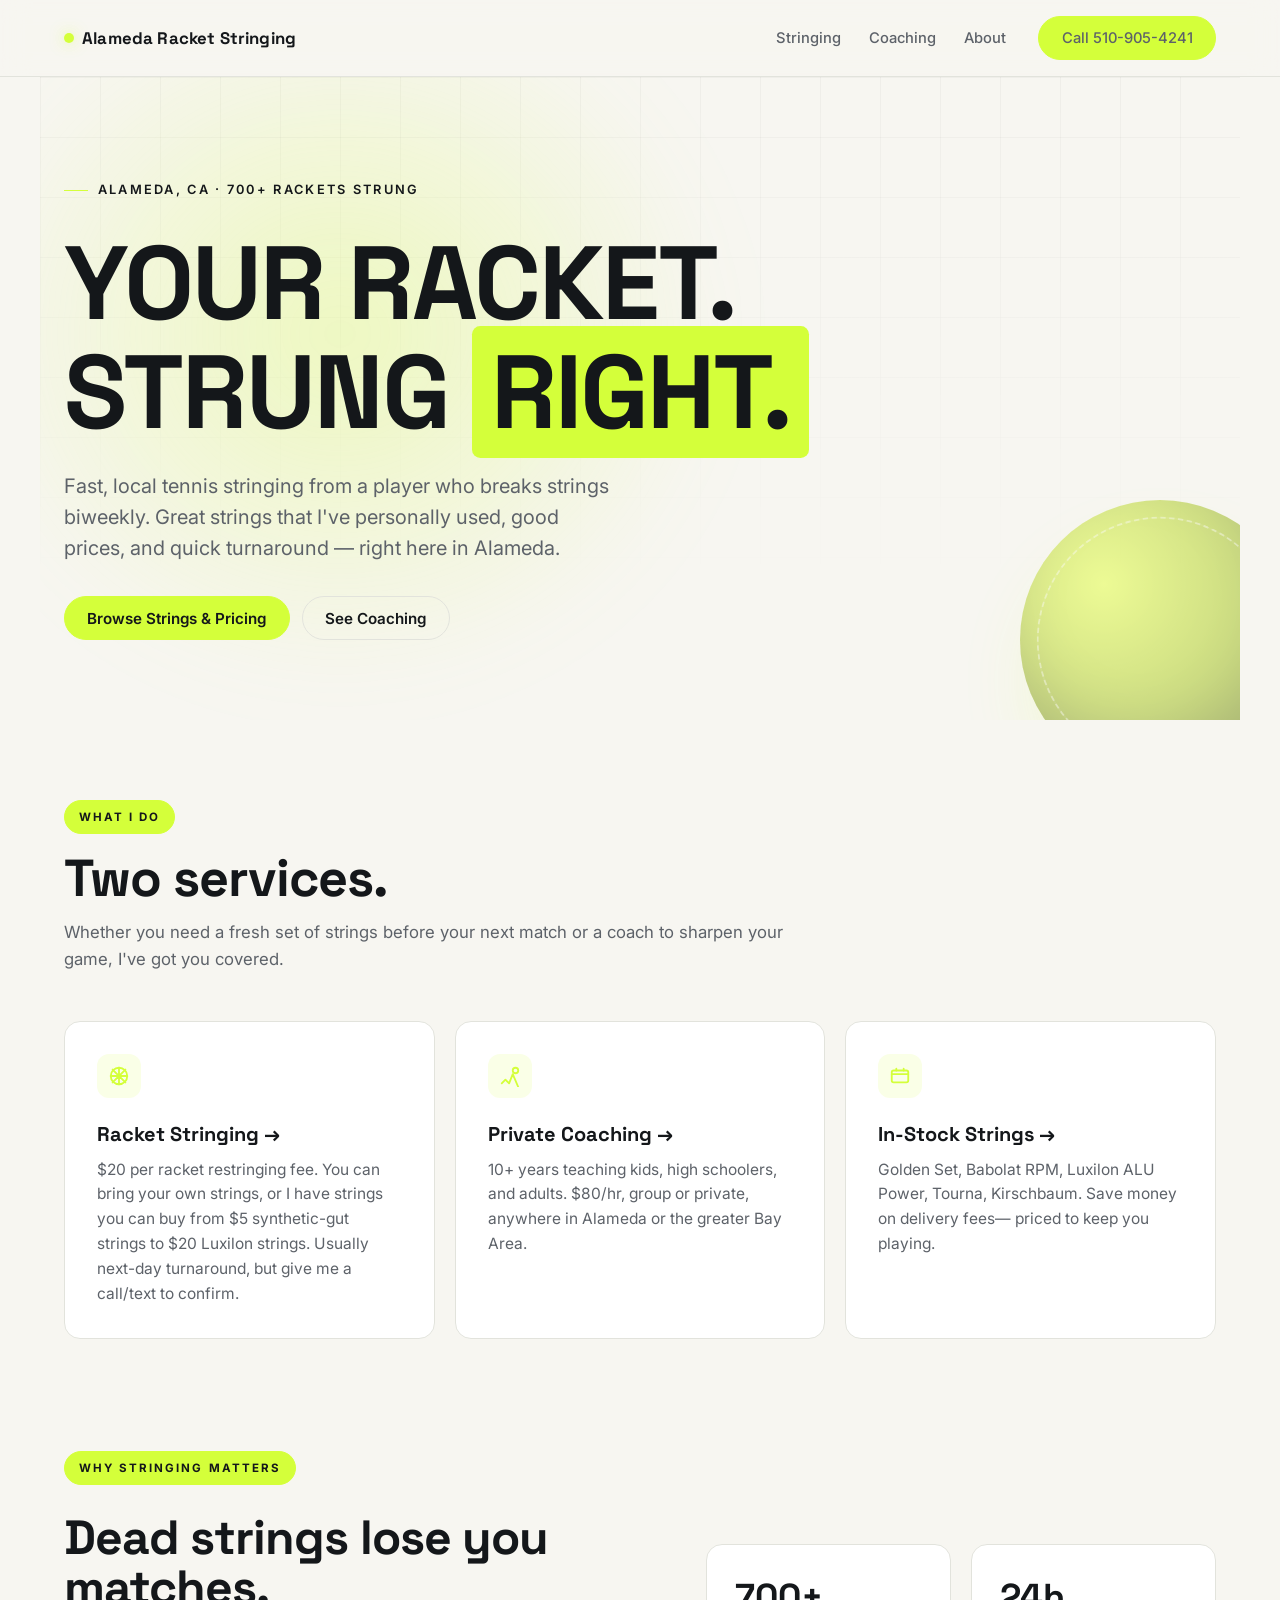
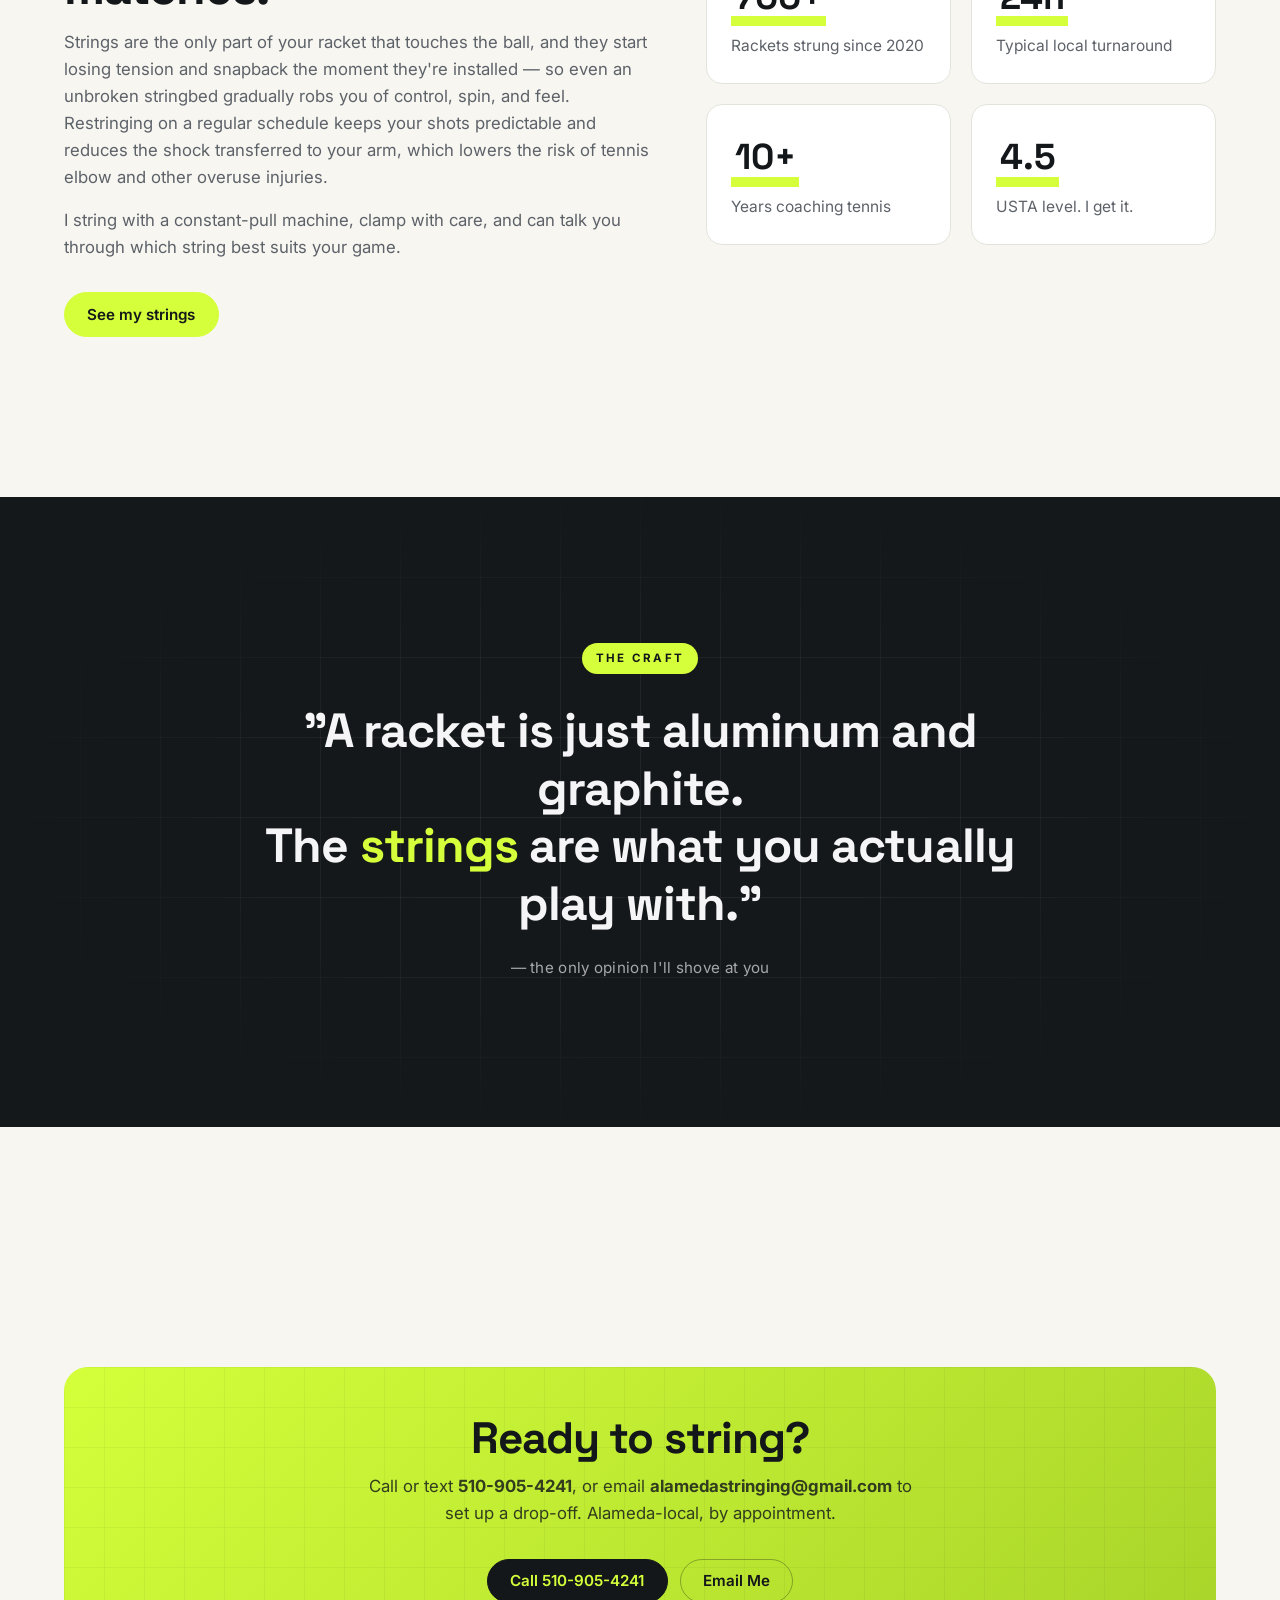
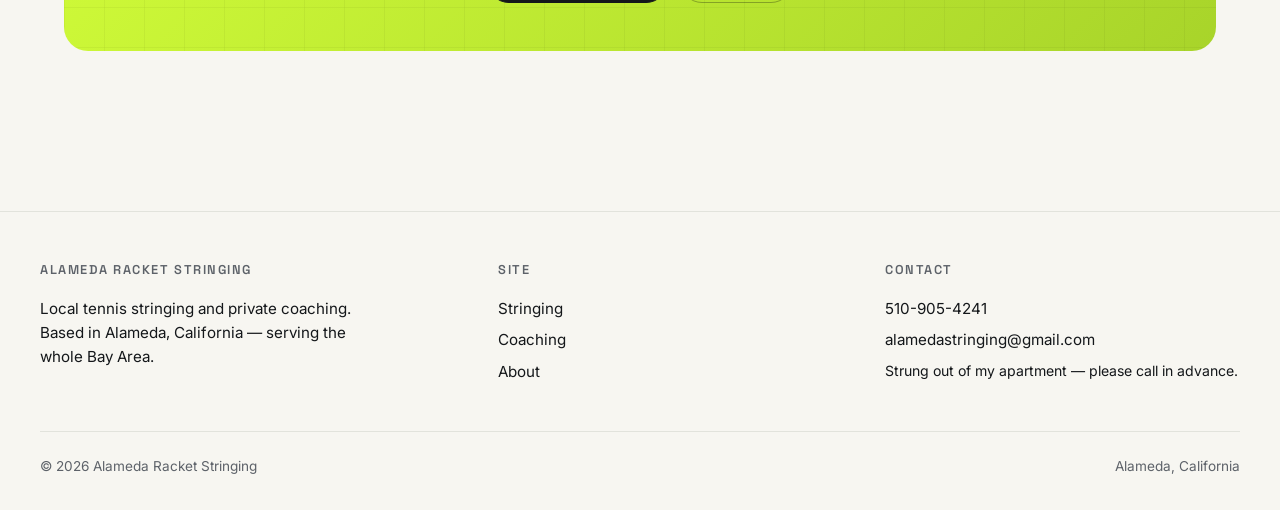
<file: index.html>
<!doctype html>
<html lang="en">
<head>
  <meta charset="utf-8">
  <meta name="viewport" content="width=device-width,initial-scale=1">
  <title>Alameda Racket Stringing — Expert Tennis Stringing & Coaching in Alameda, CA</title>
  <meta name="description" content="Local tennis stringing and private coaching in Alameda, CA. 700+ rackets strung. Fast turnaround, honest prices, premium strings — from Luxilon ALU Power to Kirschbaum syn gut.">
  <meta property="og:title" content="Alameda Racket Stringing">
  <meta property="og:description" content="Expert tennis stringing and coaching in Alameda, CA.">
  <meta property="og:type" content="website">
  <link rel="preconnect" href="https://fonts.googleapis.com">
  <link rel="preconnect" href="https://fonts.gstatic.com" crossorigin>
  <link href="https://fonts.googleapis.com/css2?family=Inter:wght@400;500;600;700&family=Space+Grotesk:wght@500;600;700&display=swap" rel="stylesheet">
  <link rel="stylesheet" href="css/style.css">
</head>
<body>

  <!-- ======================== NAV ======================== -->
  <nav class="site-nav">
    <div class="nav-inner">
      <a href="index.html" class="logo"><span class="mark"></span>Alameda Racket Stringing</a>
      <ul class="nav-links">
        <li><a href="stringing.html">Stringing</a></li>
        <li><a href="coaching.html">Coaching</a></li>
        <li><a href="about.html">About</a></li>
        <li class="nav-cta"><a href="tel:+15109054241" class="btn btn-primary">Call 510-905-4241</a></li>
      </ul>
    </div>
  </nav>

  <!-- ======================== HERO ======================== -->
  <header class="hero">
    <div class="hero-bg">
      <div class="hero-grid"></div>
      <div class="hero-glow"></div>
    </div>
    <div class="hero-illus" aria-hidden="true"></div>

    <p class="kicker">Alameda, CA · 700+ rackets strung</p>
    <h1 class="display">Your racket.<br>Strung <span class="accent">right.</span></h1>
    <p class="lede">Fast, local tennis stringing from a player who breaks strings biweekly. Great strings that I've personally used, good prices, and quick turnaround — right here in Alameda.</p>
    <div class="btn-row">
      <a href="stringing.html" class="btn btn-primary">Browse Strings &amp; Pricing</a>
      <a href="coaching.html" class="btn btn-ghost">See Coaching</a>
    </div>
  </header>

  <!-- ======================== WHAT I DO ======================== -->
  <section>
    <div class="container">
      <div class="section-header">
        <span class="eyebrow">What I do</span>
        <h2>Two services.</h2>
        <p>Whether you need a fresh set of strings before your next match or a coach to sharpen your game, I've got you covered.</p>
      </div>

      <div class="feature-grid">
        <a href="stringing.html" class="feature-card">
          <div class="icon" aria-hidden="true">
            <svg width="22" height="22" viewBox="0 0 24 24" fill="none" stroke="currentColor" stroke-width="2" stroke-linecap="round" stroke-linejoin="round"><circle cx="12" cy="12" r="9"/><path d="M3 12h18M12 3v18M5 5l14 14M19 5L5 19"/></svg>
          </div>
          <h3>Racket Stringing →</h3>
          <p>$20 per racket restringing fee. You can bring your own strings, or I have strings you can buy from $5 synthetic-gut strings to $20 Luxilon strings. Usually next-day turnaround, but give me a call/text to confirm.</p>
        </a>

        <a href="coaching.html" class="feature-card">
          <div class="icon" aria-hidden="true">
            <svg width="22" height="22" viewBox="0 0 24 24" fill="none" stroke="currentColor" stroke-width="2" stroke-linecap="round" stroke-linejoin="round"><path d="M3 20l4-4 4 4 4-10 6 14"/><circle cx="18" cy="6" r="3"/></svg>
          </div>
          <h3>Private Coaching →</h3>
          <p>10+ years teaching kids, high schoolers, and adults. $80/hr, group or private, anywhere in Alameda or the greater Bay Area.</p>
        </a>

        <a href="stringing.html#strings" class="feature-card">
          <div class="icon" aria-hidden="true">
            <svg width="22" height="22" viewBox="0 0 24 24" fill="none" stroke="currentColor" stroke-width="2" stroke-linecap="round" stroke-linejoin="round"><rect x="3" y="6" width="18" height="13" rx="2"/><path d="M3 10h18M8 6V4m8 2V4"/></svg>
          </div>
          <h3>In-Stock Strings →</h3>
          <p>Golden Set, Babolat RPM, Luxilon ALU Power, Tourna, Kirschbaum. Save money on delivery fees— priced to keep you playing.</p>
        </a>
      </div>
    </div>
  </section>

  <!-- ======================== WHY ME ======================== -->
  <section style="padding-top:2rem;">
    <div class="container">
      <div class="split">
        <div>
          <span class="eyebrow">Why stringing matters</span>
          <h2 class="display" style="font-size:clamp(1.9rem,4.5vw,3rem);margin:0.75rem 0 1rem;">Dead strings lose you matches.</h2>
          <p class="muted" style="font-size:1.05rem;margin-bottom:1rem;">Strings are the only part of your racket that touches the ball, and they start losing tension and snapback the moment they're installed — so even an unbroken stringbed gradually robs you of control, spin, and feel. Restringing on a regular schedule keeps your shots predictable and reduces the shock transferred to your arm, which lowers the risk of tennis elbow and other overuse injuries.</p>
          <p class="muted" style="font-size:1.05rem;">I string with a constant-pull machine, clamp with care, and can talk you through which string best suits your game.</p>
          <div class="btn-row">
            <a href="stringing.html" class="btn btn-primary">See my strings</a>
          </div>
        </div>
        <div>
          <div class="feature-grid" style="grid-template-columns:1fr 1fr;">
            <div class="feature-card" style="padding:1.5rem;">
              <h3 style="color:var(--text);font-size:2.25rem;display:inline-block;box-shadow:inset 0 -0.28em 0 var(--accent);padding:0 0.1em;">700+</h3>
              <p>Rackets strung since 2020</p>
            </div>
            <div class="feature-card" style="padding:1.5rem;">
              <h3 style="color:var(--text);font-size:2.25rem;display:inline-block;box-shadow:inset 0 -0.28em 0 var(--accent);padding:0 0.1em;">24h</h3>
              <p>Typical local turnaround</p>
            </div>
            <div class="feature-card" style="padding:1.5rem;">
              <h3 style="color:var(--text);font-size:2.25rem;display:inline-block;box-shadow:inset 0 -0.28em 0 var(--accent);padding:0 0.1em;">10+</h3>
              <p>Years coaching tennis</p>
            </div>
            <div class="feature-card" style="padding:1.5rem;">
              <h3 style="color:var(--text);font-size:2.25rem;display:inline-block;box-shadow:inset 0 -0.28em 0 var(--accent);padding:0 0.1em;">4.5</h3>
              <p>USTA level. I get it.</p>
            </div>
          </div>
        </div>
      </div>
    </div>
  </section>

  <!-- ======================== PARALLAX BAND ======================== -->
  <!-- To use a real photo, add: style="background-image: url('images/your-photo.jpg');" -->
  <section class="parallax-band" aria-label="Stringing philosophy">
    <div class="parallax-band-inner">
      <span class="parallax-kicker">The craft</span>
      <blockquote class="parallax-quote">
        "A racket is just aluminum and graphite.<br>The <em>strings</em> are what you actually play with."
      </blockquote>
      <p class="parallax-attr">— the only opinion I'll shove at you</p>
    </div>
  </section>

  <!-- ======================== CTA ======================== -->
  <section>
    <div class="container">
      <div class="cta-banner">
        <h2 class="display">Ready to string?</h2>
        <p>Call or text <strong>510-905-4241</strong>, or email <strong>alamedastringing@gmail.com</strong> to set up a drop-off. Alameda-local, by appointment.</p>
        <div class="btn-row" style="justify-content:center;">
          <a href="tel:+15109054241" class="btn btn-primary">Call 510-905-4241</a>
          <a href="mailto:alamedastringing@gmail.com" class="btn btn-ghost" style="border-color:rgba(10,10,12,0.3);color:var(--accent-ink);">Email Me</a>
        </div>
      </div>
    </div>
  </section>

  <!-- ======================== FOOTER ======================== -->
  <footer class="site-footer">
    <div class="footer-inner">
      <div class="footer-col">
        <h4>Alameda Racket Stringing</h4>
        <p class="footer-tag">Local tennis stringing and private coaching. Based in Alameda, California — serving the whole Bay Area.</p>
      </div>
      <div class="footer-col">
        <h4>Site</h4>
        <a href="stringing.html">Stringing</a>
        <a href="coaching.html">Coaching</a>
        <a href="about.html">About</a>
      </div>
      <div class="footer-col">
        <h4>Contact</h4>
        <a href="tel:+15109054241">510-905-4241</a>
        <a href="mailto:alamedastringing@gmail.com">alamedastringing@gmail.com</a>
        <p class="muted" style="font-size:0.88rem;margin-top:0.5rem;">Strung out of my apartment — please call in advance.</p>
      </div>
    </div>
    <div class="footer-bottom">
      <span>© <span id="y"></span> Alameda Racket Stringing</span>
      <span>Alameda, California</span>
    </div>
  </footer>

  <script>document.getElementById('y').textContent = new Date().getFullYear();</script>
  <script src="js/parallax.js" defer></script>
</body>
</html>
</file>
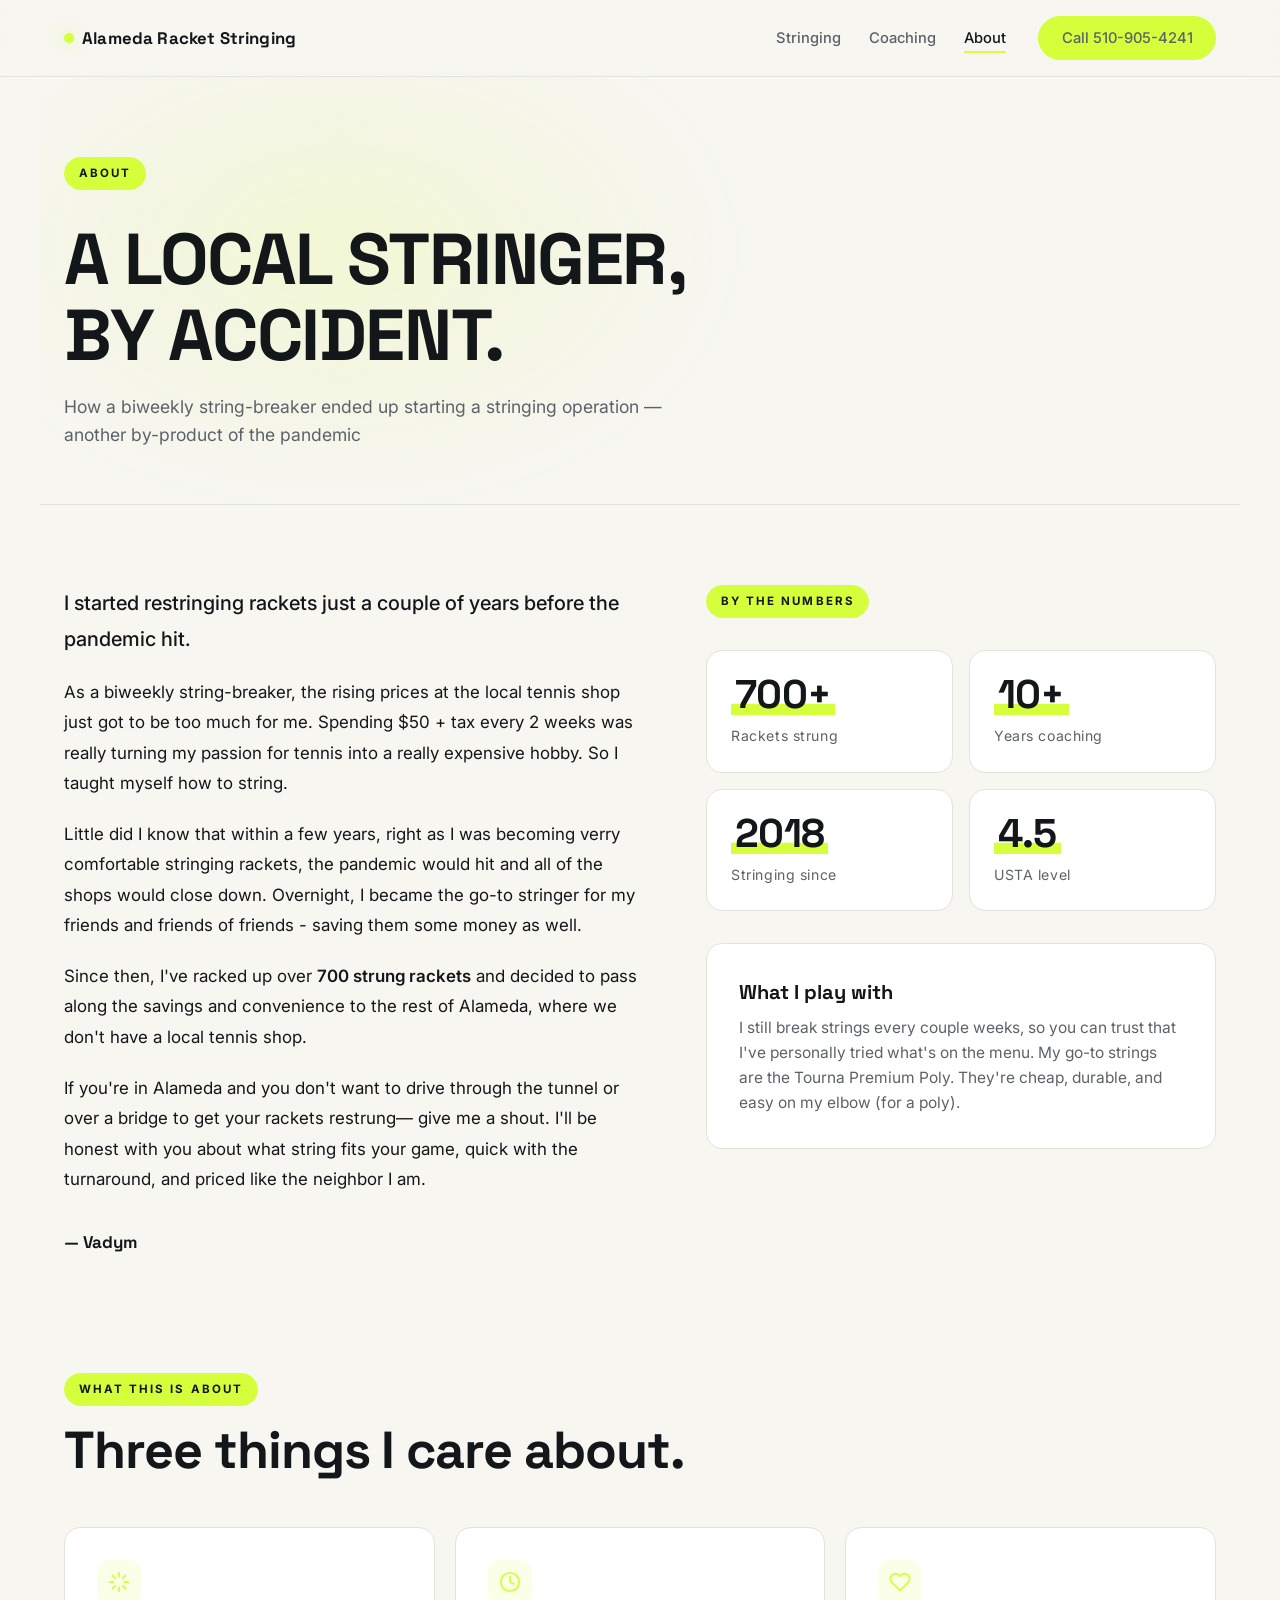
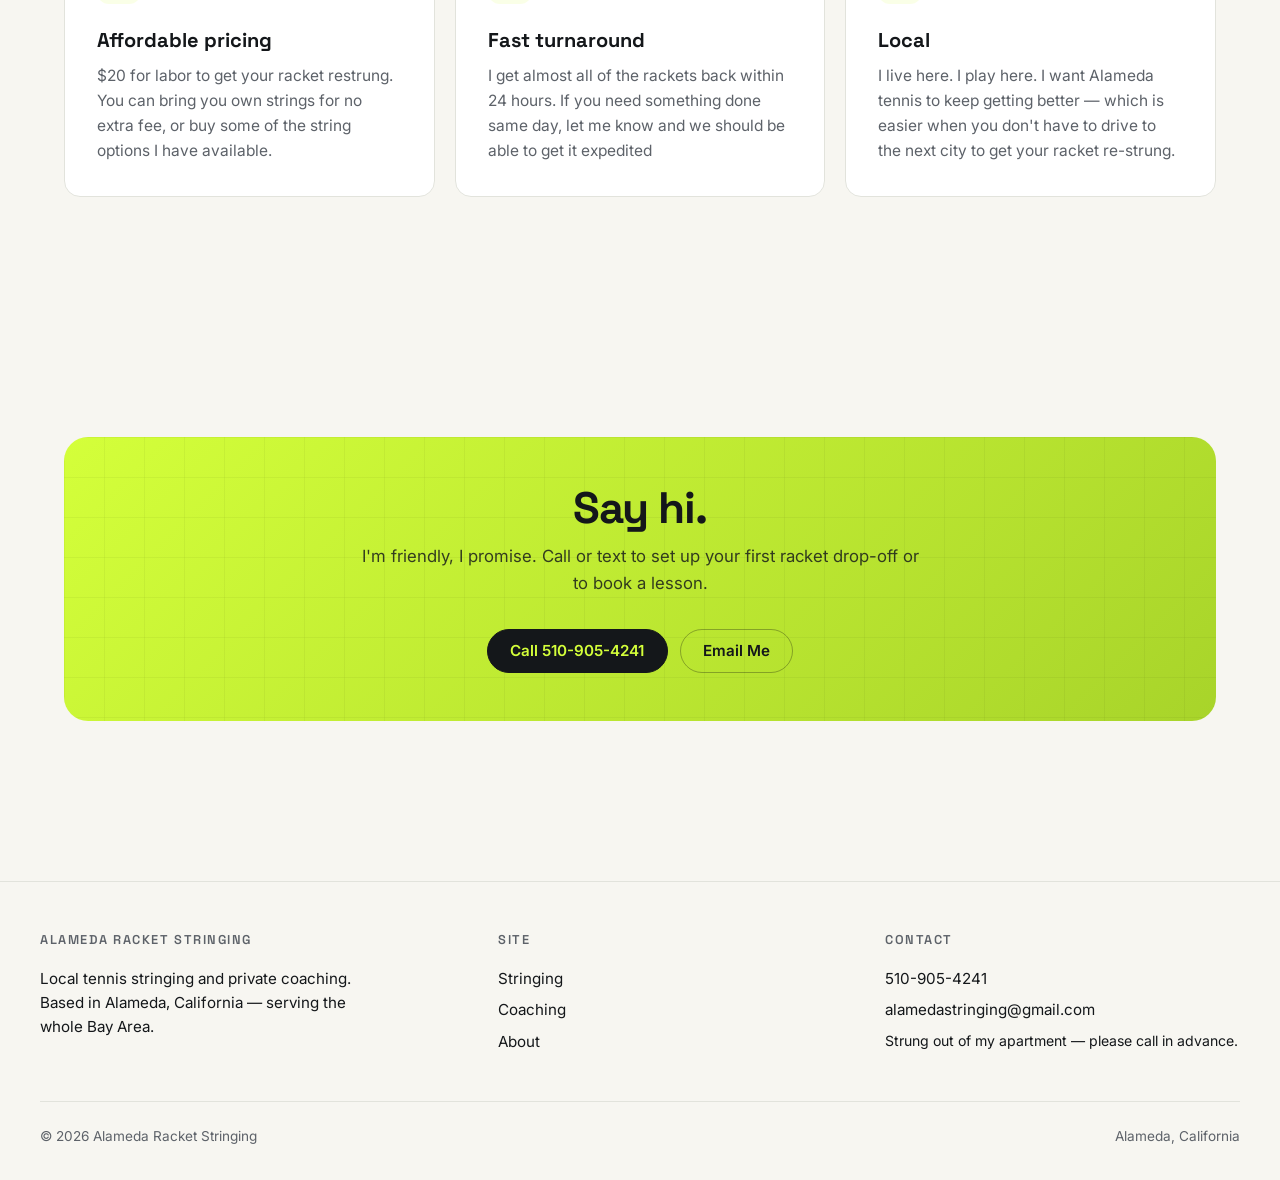
<file: about.html>
<!doctype html>
<html lang="en">
<head>
  <meta charset="utf-8">
  <meta name="viewport" content="width=device-width,initial-scale=1">
  <title>About — Alameda Racket Stringing</title>
  <meta name="description" content="How a biweekly string-breaker in Alameda became the local go-to stringer during the pandemic — and what it means for your rackets.">
  <link rel="preconnect" href="https://fonts.googleapis.com">
  <link rel="preconnect" href="https://fonts.gstatic.com" crossorigin>
  <link href="https://fonts.googleapis.com/css2?family=Inter:wght@400;500;600;700&family=Space+Grotesk:wght@500;600;700&display=swap" rel="stylesheet">
  <link rel="stylesheet" href="css/style.css">
</head>
<body>

  <!-- ======================== NAV ======================== -->
  <nav class="site-nav">
    <div class="nav-inner">
      <a href="index.html" class="logo"><span class="mark"></span>Alameda Racket Stringing</a>
      <ul class="nav-links">
        <li><a href="stringing.html">Stringing</a></li>
        <li><a href="coaching.html">Coaching</a></li>
        <li><a href="about.html" class="active">About</a></li>
        <li class="nav-cta"><a href="tel:+15109054241" class="btn btn-primary">Call 510-905-4241</a></li>
      </ul>
    </div>
  </nav>

  <!-- ======================== PAGE HEADER ======================== -->
  <header class="page-header">
    <div class="hero-bg">
      <div class="hero-glow"></div>
    </div>
    <span class="eyebrow">About</span>
    <h1 style="margin-top:1rem;">A local stringer,<br>by accident.</h1>
    <p class="lede">How a biweekly string-breaker ended up starting a stringing operation — another by-product of the pandemic</p>
  </header>

  <!-- ======================== STORY ======================== -->
  <section>
    <div class="container">
      <div class="split" style="align-items:flex-start;">
        <div class="prose">
          <p class="lede">I started restringing rackets just a couple of years before the pandemic hit.</p>
          <p>As a biweekly string-breaker, the rising prices at the local tennis shop just got to be too much for me. Spending $50 + tax every 2 weeks was really turning my passion for tennis into a really expensive hobby. So I taught myself how to string.</p>
          <p>Little did I know that within a few years, right as I was becoming verry comfortable stringing rackets, the pandemic would hit and all of the shops would close down. Overnight, I became the go-to stringer for my friends and friends of friends - saving them some money as well.</p>
          <p>Since then, I've racked up over <strong>700 strung rackets</strong> and decided to pass along the  savings and convenience to the rest of Alameda, where we don't have a local tennis shop.</p>
          <p>If you're in Alameda and you don't want to drive through the tunnel or over a bridge to get your rackets restrung— give me a shout. I'll be honest with you about what string fits your game, quick with the turnaround, and priced like the neighbor I am.</p>
          <p style="color:var(--text);font-family:'Space Grotesk',sans-serif;font-weight:700;margin-top:2rem;">— Vadym</p>
        </div>

        <div>
          <span class="eyebrow">By the numbers</span>
          <div class="stat-grid" style="grid-template-columns:1fr 1fr;margin-top:1rem;">
            <div class="stat">
              <div class="n">700+</div>
              <div class="l">Rackets strung</div>
            </div>
            <div class="stat">
              <div class="n">10+</div>
              <div class="l">Years coaching</div>
            </div>
            <div class="stat">
              <div class="n">2018</div>
              <div class="l">Stringing since</div>
            </div>
            <div class="stat">
              <div class="n">4.5</div>
              <div class="l">USTA level</div>
            </div>
          </div>

          <div class="feature-card mt-3" style="margin-top:2rem;">
            <h3>What I play with</h3>
            <p>I still break strings every couple weeks, so you can trust that I've personally tried what's on the menu. My go-to strings are the Tourna Premium Poly. They're cheap, durable, and easy on my elbow (for a poly).</p>
          </div>
        </div>
      </div>
    </div>
  </section>

  <!-- ======================== VALUES ======================== -->
  <section style="padding-top:1rem;">
    <div class="container">
      <div class="section-header">
        <span class="eyebrow">What this is about</span>
        <h2 class="display">Three things I care about.</h2>
      </div>

      <div class="feature-grid">
        <div class="feature-card">
          <div class="icon" aria-hidden="true">
            <svg width="22" height="22" viewBox="0 0 24 24" fill="none" stroke="currentColor" stroke-width="2" stroke-linecap="round" stroke-linejoin="round"><path d="M12 2v4M12 18v4M4.93 4.93l2.83 2.83M16.24 16.24l2.83 2.83M2 12h4M18 12h4M4.93 19.07l2.83-2.83M16.24 7.76l2.83-2.83"/></svg>
          </div>
          <h3>Affordable pricing</h3>
          <p>$20 for labor to get your racket restrung. You can bring you own strings for no extra fee, or buy some of the string options I have available.</p>
        </div>
        <div class="feature-card">
          <div class="icon" aria-hidden="true">
            <svg width="22" height="22" viewBox="0 0 24 24" fill="none" stroke="currentColor" stroke-width="2" stroke-linecap="round" stroke-linejoin="round"><polyline points="12 6 12 12 16 14"/><circle cx="12" cy="12" r="10"/></svg>
          </div>
          <h3>Fast turnaround</h3>
          <p>I get almost all of the rackets back within 24 hours. If you need something done same day, let me know and we should be able to get it expedited</p>
        </div>
        <div class="feature-card">
          <div class="icon" aria-hidden="true">
            <svg width="22" height="22" viewBox="0 0 24 24" fill="none" stroke="currentColor" stroke-width="2" stroke-linecap="round" stroke-linejoin="round"><path d="M20.84 4.61a5.5 5.5 0 0 0-7.78 0L12 5.67l-1.06-1.06a5.5 5.5 0 0 0-7.78 7.78l1.06 1.06L12 21.23l7.78-7.78 1.06-1.06a5.5 5.5 0 0 0 0-7.78z"/></svg>
          </div>
          <h3>Local</h3>
          <p>I live here. I play here. I want Alameda tennis to keep getting better — which is easier when you don't have to drive to the next city to get your racket re-strung.</p>
        </div>
      </div>
    </div>
  </section>

  <!-- ======================== CTA ======================== -->
  <section>
    <div class="container">
      <div class="cta-banner">
        <h2 class="display">Say hi.</h2>
        <p>I'm friendly, I promise. Call or text to set up your first racket drop-off or to book a lesson.</p>
        <div class="btn-row" style="justify-content:center;">
          <a href="tel:+15109054241" class="btn btn-primary">Call 510-905-4241</a>
          <a href="mailto:alamedastringing@gmail.com" class="btn btn-ghost" style="border-color:rgba(10,10,12,0.3);color:var(--accent-ink);">Email Me</a>
        </div>
      </div>
    </div>
  </section>

  <!-- ======================== FOOTER ======================== -->
  <footer class="site-footer">
    <div class="footer-inner">
      <div class="footer-col">
        <h4>Alameda Racket Stringing</h4>
        <p class="footer-tag">Local tennis stringing and private coaching. Based in Alameda, California — serving the whole Bay Area.</p>
      </div>
      <div class="footer-col">
        <h4>Site</h4>
        <a href="stringing.html">Stringing</a>
        <a href="coaching.html">Coaching</a>
        <a href="about.html">About</a>
      </div>
      <div class="footer-col">
        <h4>Contact</h4>
        <a href="tel:+15109054241">510-905-4241</a>
        <a href="mailto:alamedastringing@gmail.com">alamedastringing@gmail.com</a>
        <p class="muted" style="font-size:0.88rem;margin-top:0.5rem;">Strung out of my apartment — please call in advance.</p>
      </div>
    </div>
    <div class="footer-bottom">
      <span>© <span id="y"></span> Alameda Racket Stringing</span>
      <span>Alameda, California</span>
    </div>
  </footer>

  <script>document.getElementById('y').textContent = new Date().getFullYear();</script>
  <script src="js/parallax.js" defer></script>
</body>
</html>
</file>
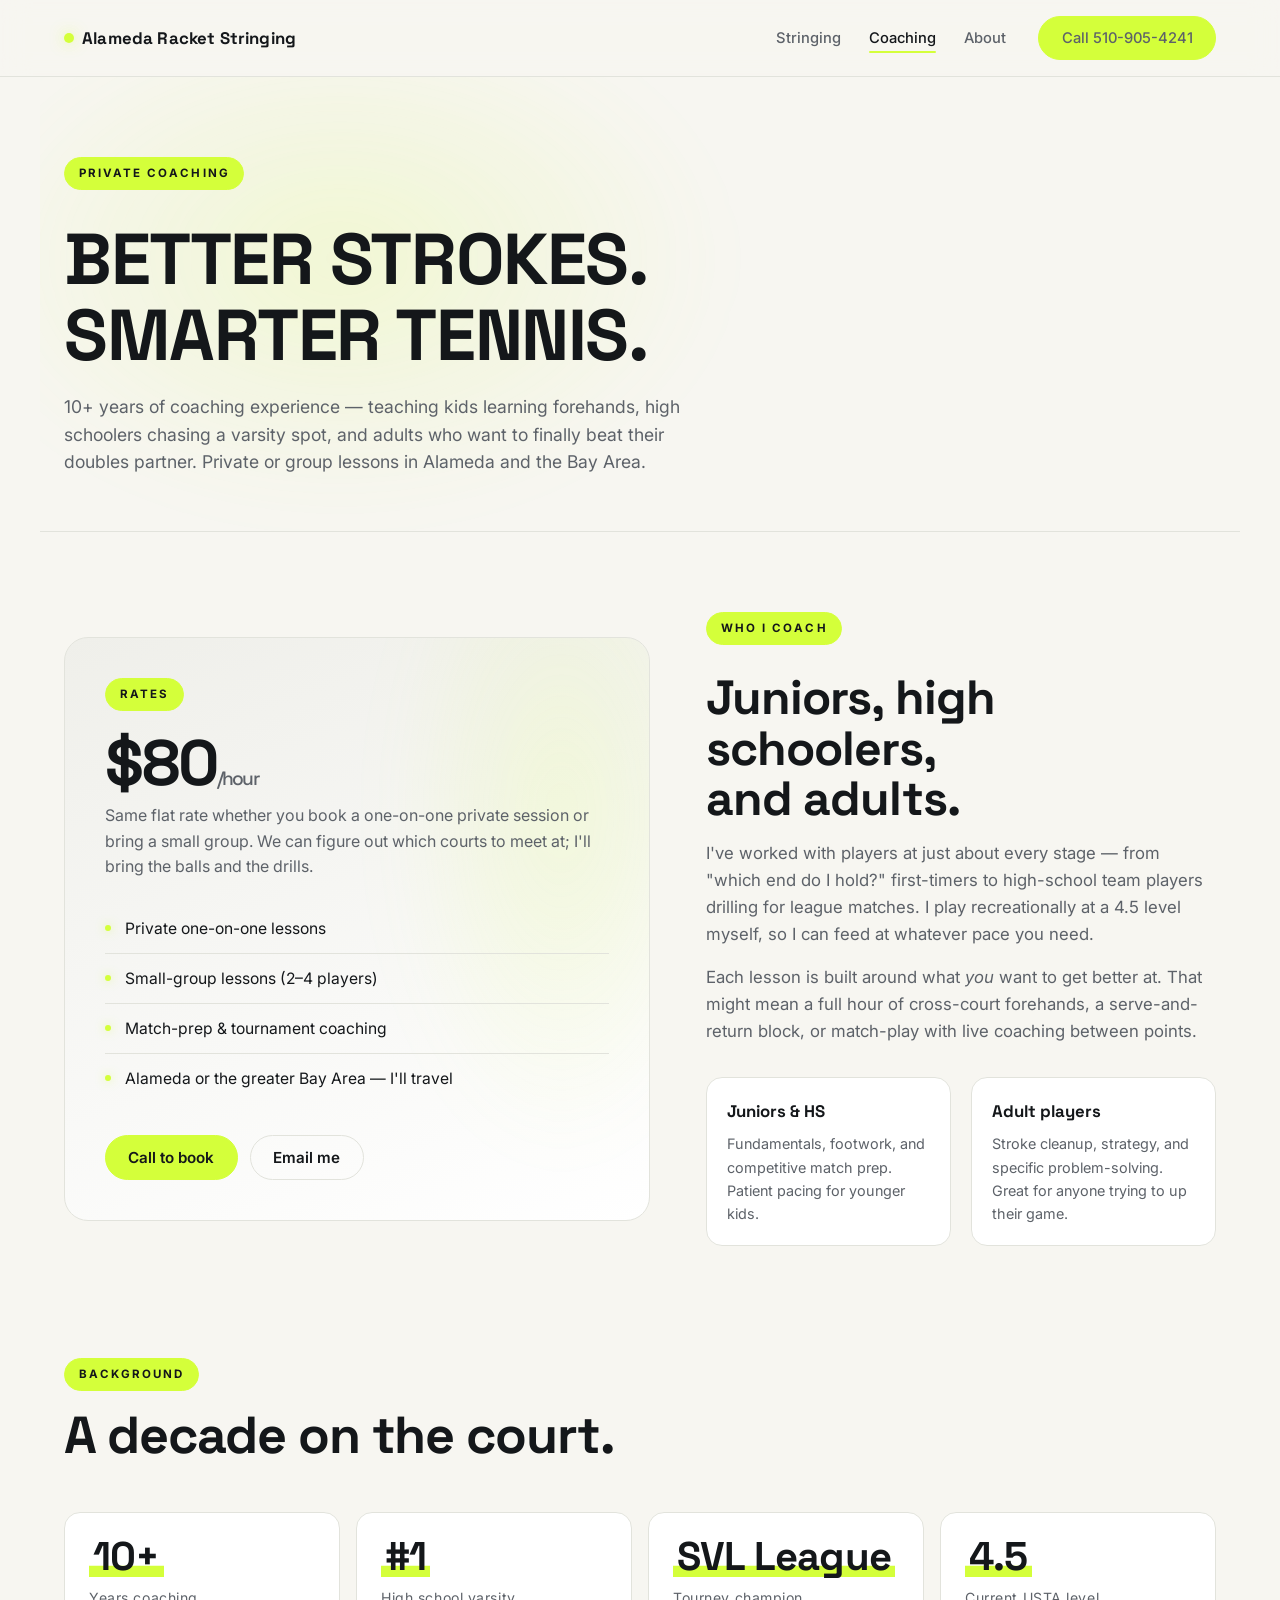
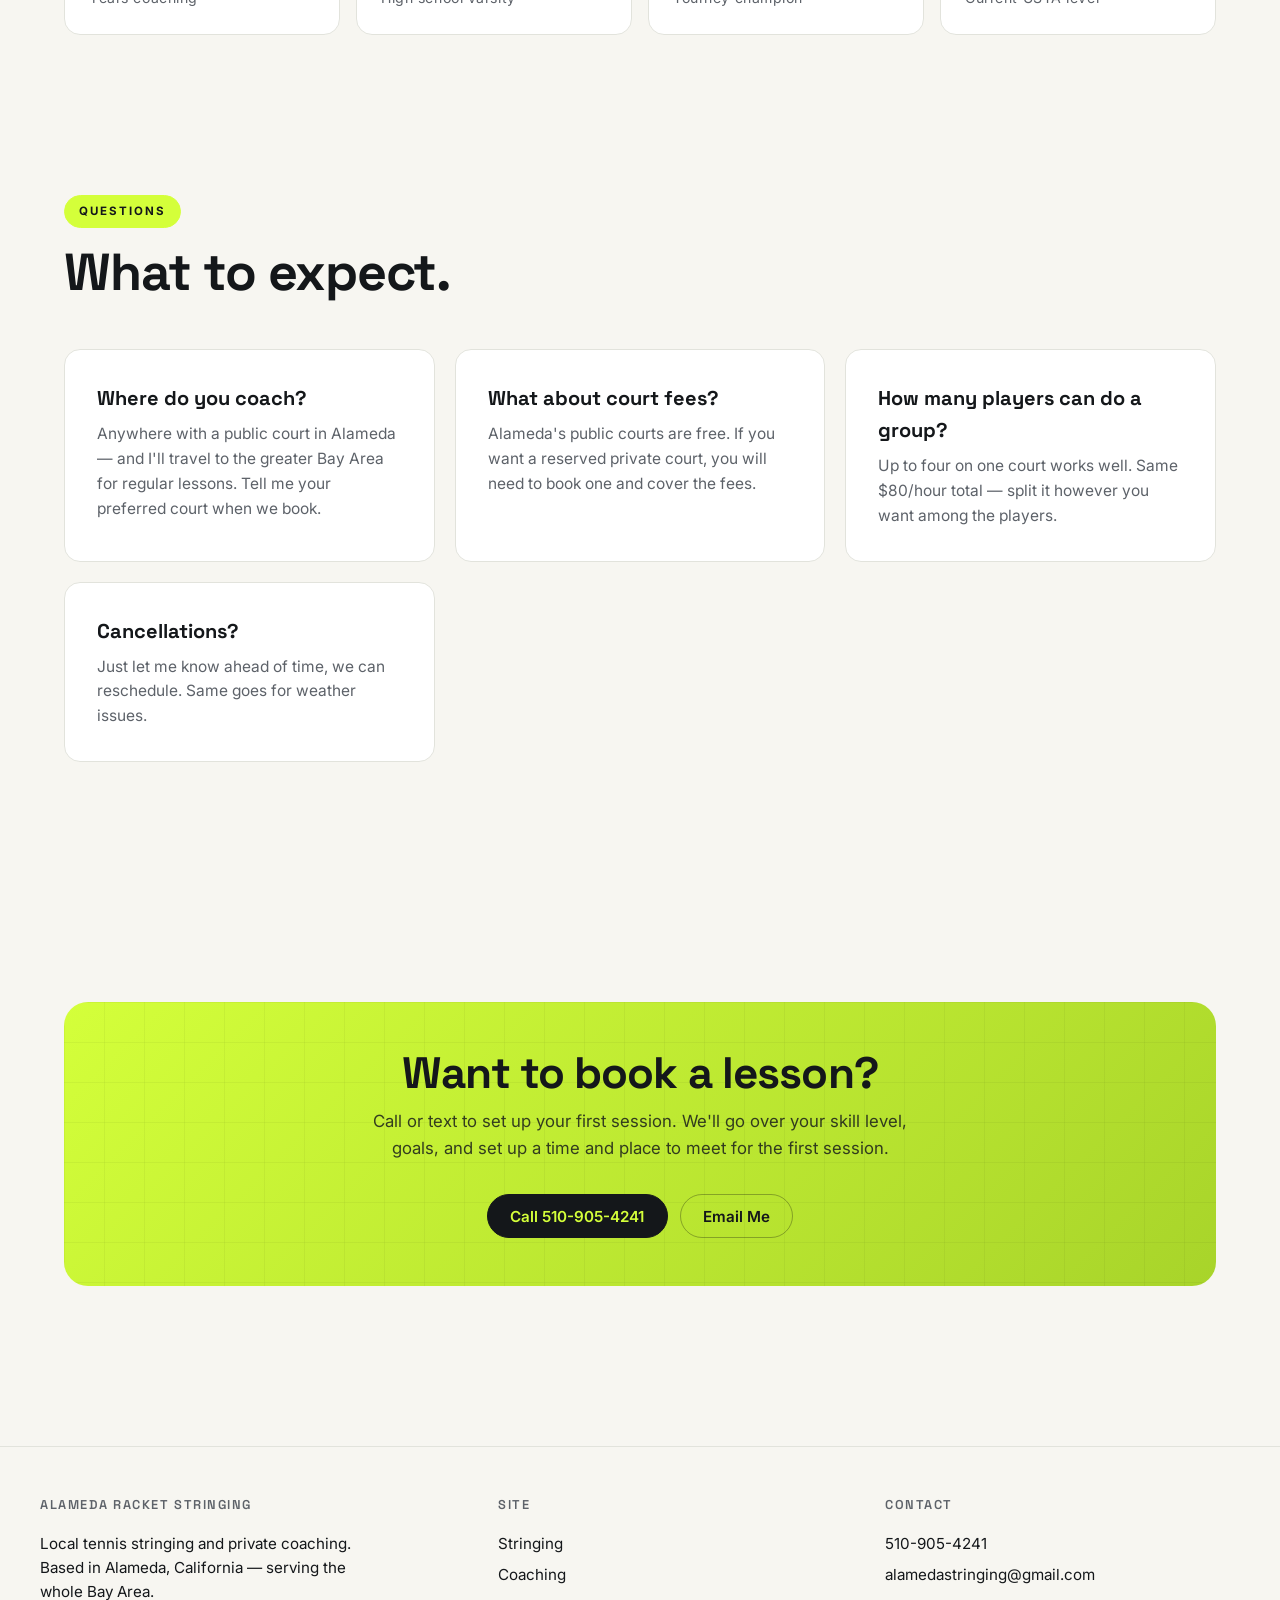
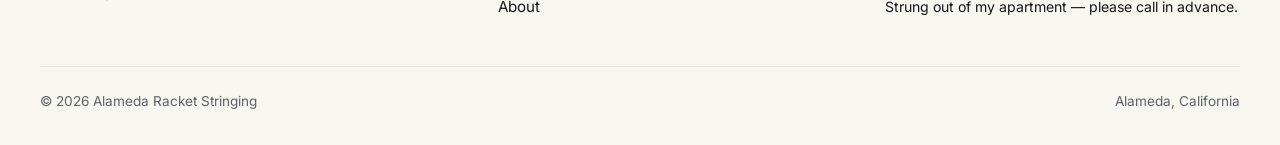
<file: coaching.html>
<!doctype html>
<html lang="en">
<head>
  <meta charset="utf-8">
  <meta name="viewport" content="width=device-width,initial-scale=1">
  <title>Tennis Coaching in Alameda & the Bay Area — Alameda Racket Stringing</title>
  <meta name="description" content="Private tennis coaching for kids, high schoolers, and adults. 10+ years of experience. $80/hr, group or private, in Alameda and the greater Bay Area.">
  <link rel="preconnect" href="https://fonts.googleapis.com">
  <link rel="preconnect" href="https://fonts.gstatic.com" crossorigin>
  <link href="https://fonts.googleapis.com/css2?family=Inter:wght@400;500;600;700&family=Space+Grotesk:wght@500;600;700&display=swap" rel="stylesheet">
  <link rel="stylesheet" href="css/style.css">
</head>
<body>

  <!-- ======================== NAV ======================== -->
  <nav class="site-nav">
    <div class="nav-inner">
      <a href="index.html" class="logo"><span class="mark"></span>Alameda Racket Stringing</a>
      <ul class="nav-links">
        <li><a href="stringing.html">Stringing</a></li>
        <li><a href="coaching.html" class="active">Coaching</a></li>
        <li><a href="about.html">About</a></li>
        <li class="nav-cta"><a href="tel:+15109054241" class="btn btn-primary">Call 510-905-4241</a></li>
      </ul>
    </div>
  </nav>

  <!-- ======================== PAGE HEADER ======================== -->
  <header class="page-header">
    <div class="hero-bg">
      <div class="hero-glow"></div>
    </div>
    <span class="eyebrow">Private Coaching</span>
    <h1 style="margin-top:1rem;">Better strokes.<br>Smarter tennis.</h1>
    <p class="lede">10+ years of coaching experience — teaching kids learning forehands, high schoolers chasing a varsity spot, and adults who want to finally beat their doubles partner. Private or group lessons in Alameda and the Bay Area.</p>
  </header>

  <!-- ======================== PRICING + WHO IT'S FOR ======================== -->
  <section>
    <div class="container">
      <div class="split">
        <div>
          <div class="pricing-card">
            <span class="eyebrow">Rates</span>
            <div class="rate">$80<span class="unit">/hour</span></div>
            <p class="muted">Same flat rate whether you book a one-on-one private session or bring a small group. We can figure out which courts to meet at; I'll bring the balls and the drills.</p>
            <ul>
              <li>Private one-on-one lessons</li>
              <li>Small-group lessons (2–4 players)</li>
              <li>Match-prep &amp; tournament coaching</li>
              <li>Alameda or the greater Bay Area — I'll travel</li>
            </ul>
            <div class="btn-row">
              <a href="tel:+15109054241" class="btn btn-primary">Call to book</a>
              <a href="mailto:alamedastringing@gmail.com?subject=Tennis%20coaching%20request" class="btn btn-ghost">Email me</a>
            </div>
          </div>
        </div>

        <div>
          <span class="eyebrow">Who I coach</span>
          <h2 class="display" style="font-size:clamp(1.9rem,4.5vw,3rem);margin:0.75rem 0 1rem;">Juniors, high schoolers,<br>and adults.</h2>
          <p class="muted" style="font-size:1.05rem;margin-bottom:1rem;">I've worked with players at just about every stage — from "which end do I hold?" first-timers to high-school team players drilling for league matches. I play recreationally at a 4.5 level myself, so I can feed at whatever pace you need.</p>
          <p class="muted" style="font-size:1.05rem;">Each lesson is built around what <em>you</em> want to get better at. That might mean a full hour of cross-court forehands, a serve-and-return block, or match-play with live coaching between points.</p>

          <div class="feature-grid mt-3" style="grid-template-columns:1fr 1fr;">
            <div class="feature-card" style="padding:1.25rem;">
              <h3 style="font-size:1.05rem;">Juniors &amp; HS</h3>
              <p style="font-size:0.9rem;">Fundamentals, footwork, and competitive match prep. Patient pacing for younger kids.</p>
            </div>
            <div class="feature-card" style="padding:1.25rem;">
              <h3 style="font-size:1.05rem;">Adult players</h3>
              <p style="font-size:0.9rem;">Stroke cleanup, strategy, and specific problem-solving. Great for anyone trying to up their game.</p>
            </div>
          </div>
        </div>
      </div>
    </div>
  </section>

  <!-- ======================== CREDENTIALS ======================== -->
  <section style="padding-top:2rem;">
    <div class="container">
      <div class="section-header">
        <span class="eyebrow">Background</span>
        <h2 class="display">A decade on the court.</h2>
      </div>
      <div class="stat-grid">
        <div class="stat">
          <div class="n">10+</div>
          <div class="l">Years coaching</div>
        </div>
        <div class="stat">
          <div class="n">#1</div>
          <div class="l">High school varsity</div>
        </div>
        <div class="stat">
          <div class="n">SVL League</div>
          <div class="l">Tourney champion</div>
        </div>
        <div class="stat">
          <div class="n">4.5</div>
          <div class="l">Current USTA level</div>
        </div>
      </div>
    </div>
  </section>

  <!-- ======================== FAQ ======================== -->
  <section>
    <div class="container">
      <div class="section-header">
        <span class="eyebrow">Questions</span>
        <h2 class="display">What to expect.</h2>
      </div>

      <div class="feature-grid">
        <div class="feature-card">
          <h3>Where do you coach?</h3>
          <p>Anywhere with a public court in Alameda — and I'll travel to the greater Bay Area for regular lessons. Tell me your preferred court when we book.</p>
        </div>
        <div class="feature-card">
          <h3>What about court fees?</h3>
          <p>Alameda's public courts are free. If you want a reserved private court, you will need to book one and cover the fees.</p>
        </div>
        <div class="feature-card">
          <h3>How many players can do a group?</h3>
          <p>Up to four on one court works well. Same $80/hour total — split it however you want among the players.</p>
        </div>
        <div class="feature-card">
          <h3>Cancellations?</h3>
          <p>Just let me know ahead of time, we can reschedule. Same goes for weather issues.</p>
        </div>
      </div>
    </div>
  </section>

  <!-- ======================== CTA ======================== -->
  <section>
    <div class="container">
      <div class="cta-banner">
        <h2 class="display">Want to book a lesson?</h2>
        <p>Call or text to set up your first session. We'll go over your skill level, goals, and set up a time and place to meet for the first session.</p>
        <div class="btn-row" style="justify-content:center;">
          <a href="tel:+15109054241" class="btn btn-primary">Call 510-905-4241</a>
          <a href="mailto:alamedastringing@gmail.com?subject=Tennis%20coaching%20request" class="btn btn-ghost" style="border-color:rgba(10,10,12,0.3);color:var(--accent-ink);">Email Me</a>
        </div>
      </div>
    </div>
  </section>

  <!-- ======================== FOOTER ======================== -->
  <footer class="site-footer">
    <div class="footer-inner">
      <div class="footer-col">
        <h4>Alameda Racket Stringing</h4>
        <p class="footer-tag">Local tennis stringing and private coaching. Based in Alameda, California — serving the whole Bay Area.</p>
      </div>
      <div class="footer-col">
        <h4>Site</h4>
        <a href="stringing.html">Stringing</a>
        <a href="coaching.html">Coaching</a>
        <a href="about.html">About</a>
      </div>
      <div class="footer-col">
        <h4>Contact</h4>
        <a href="tel:+15109054241">510-905-4241</a>
        <a href="mailto:alamedastringing@gmail.com">alamedastringing@gmail.com</a>
        <p class="muted" style="font-size:0.88rem;margin-top:0.5rem;">Strung out of my apartment — please call in advance.</p>
      </div>
    </div>
    <div class="footer-bottom">
      <span>© <span id="y"></span> Alameda Racket Stringing</span>
      <span>Alameda, California</span>
    </div>
  </footer>

  <script>document.getElementById('y').textContent = new Date().getFullYear();</script>
  <script src="js/parallax.js" defer></script>
</body>
</html>
</file>
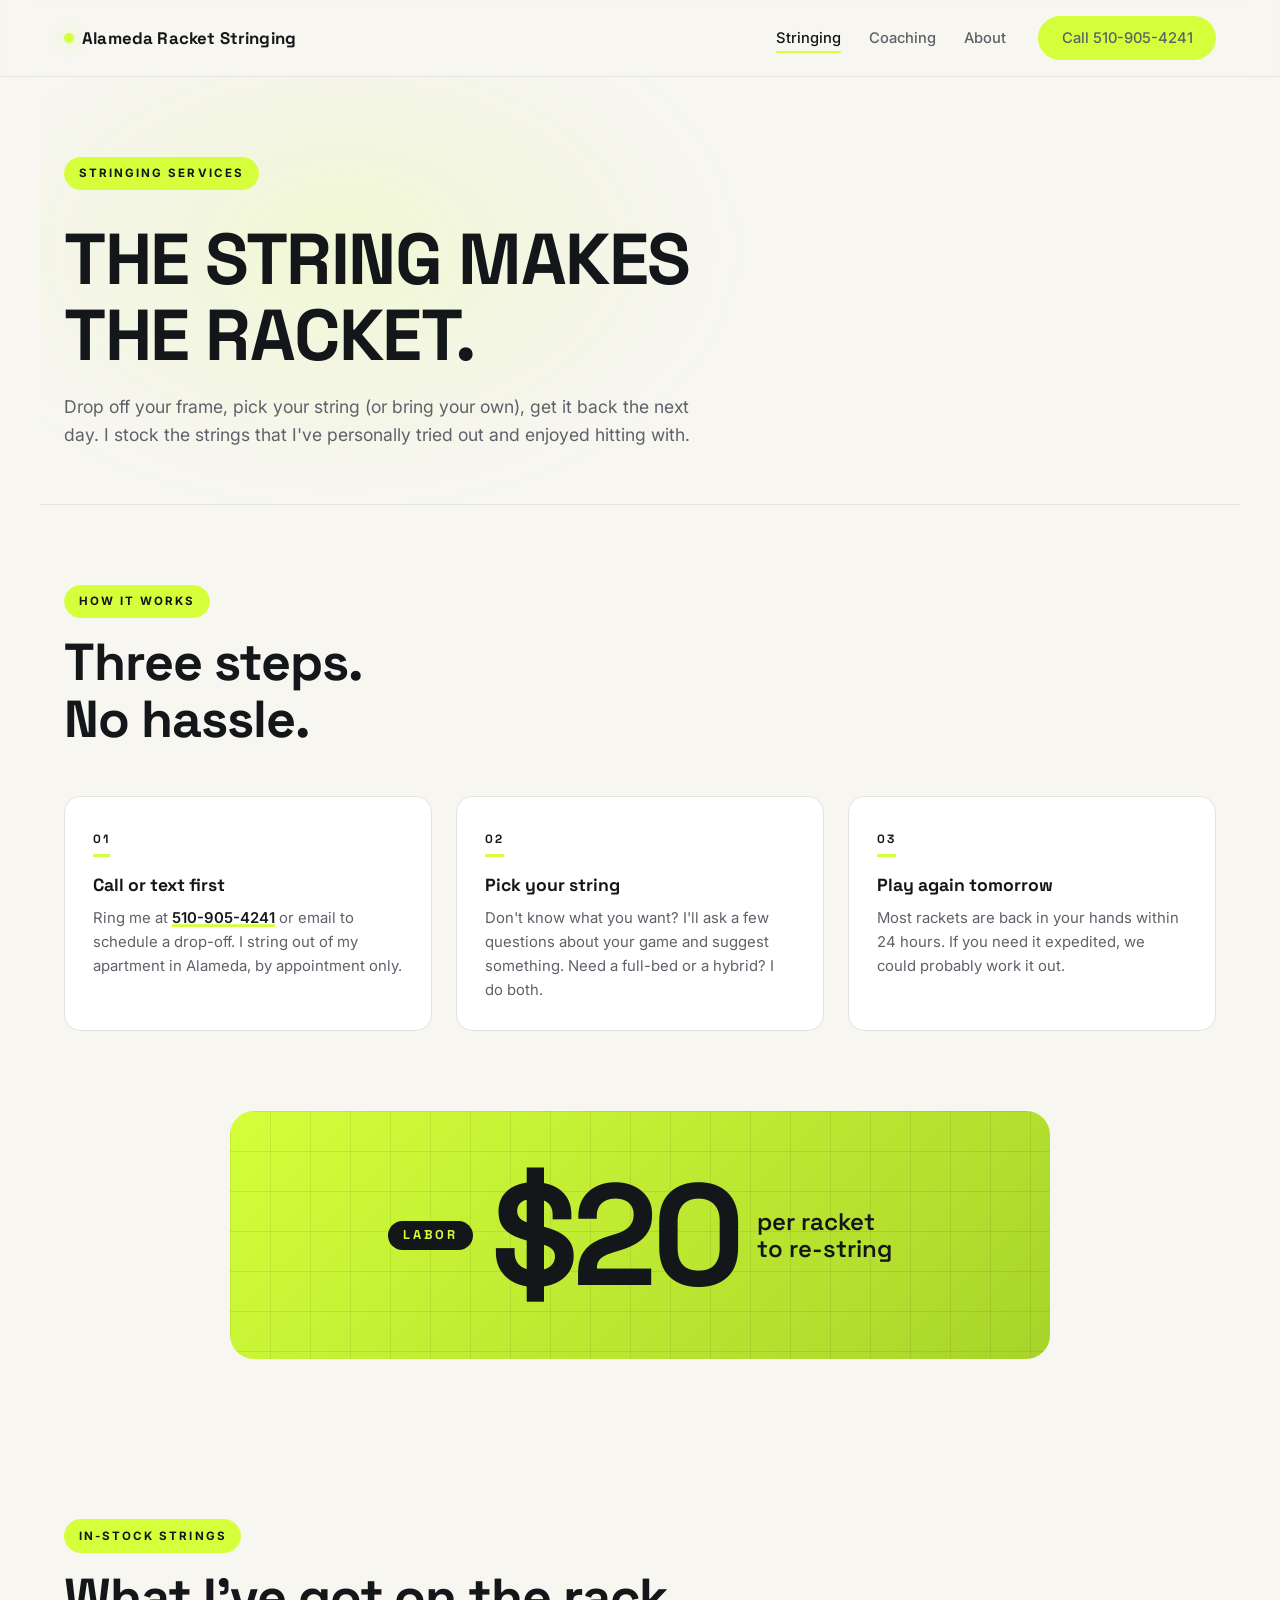
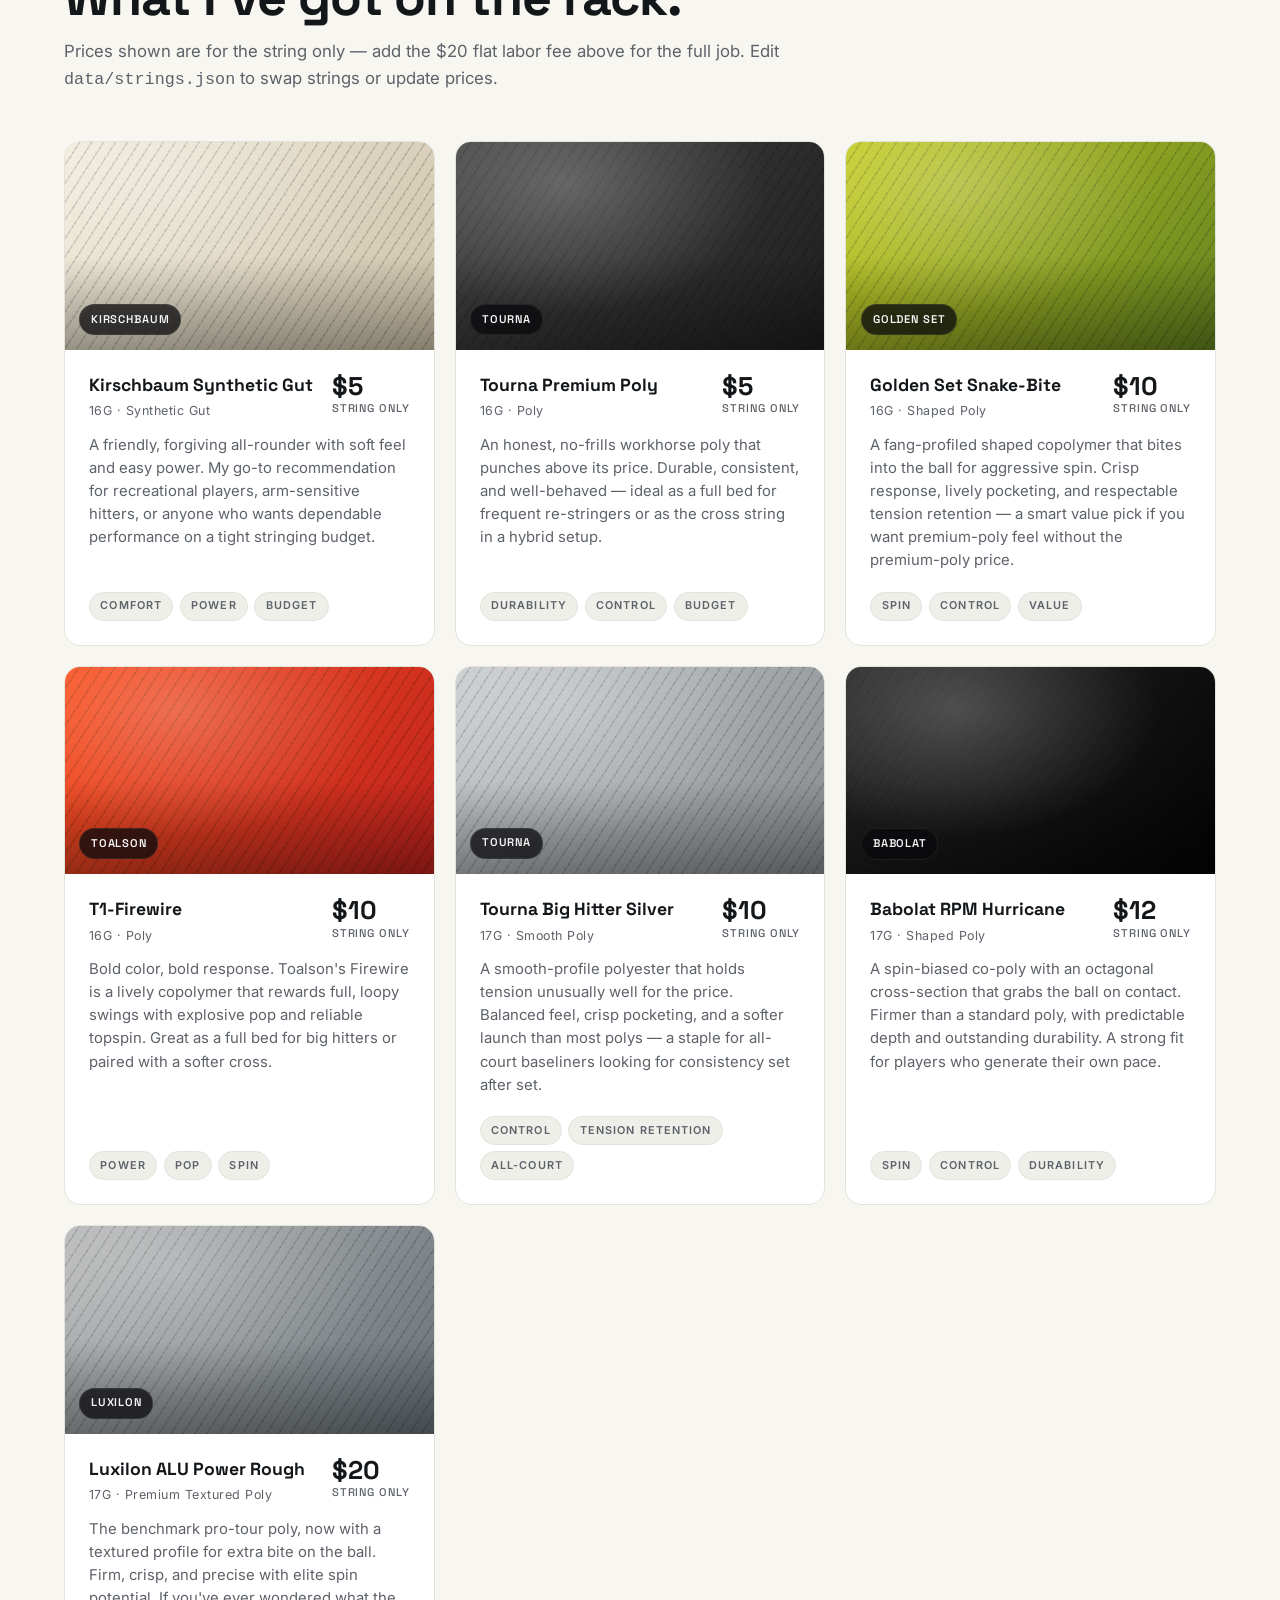
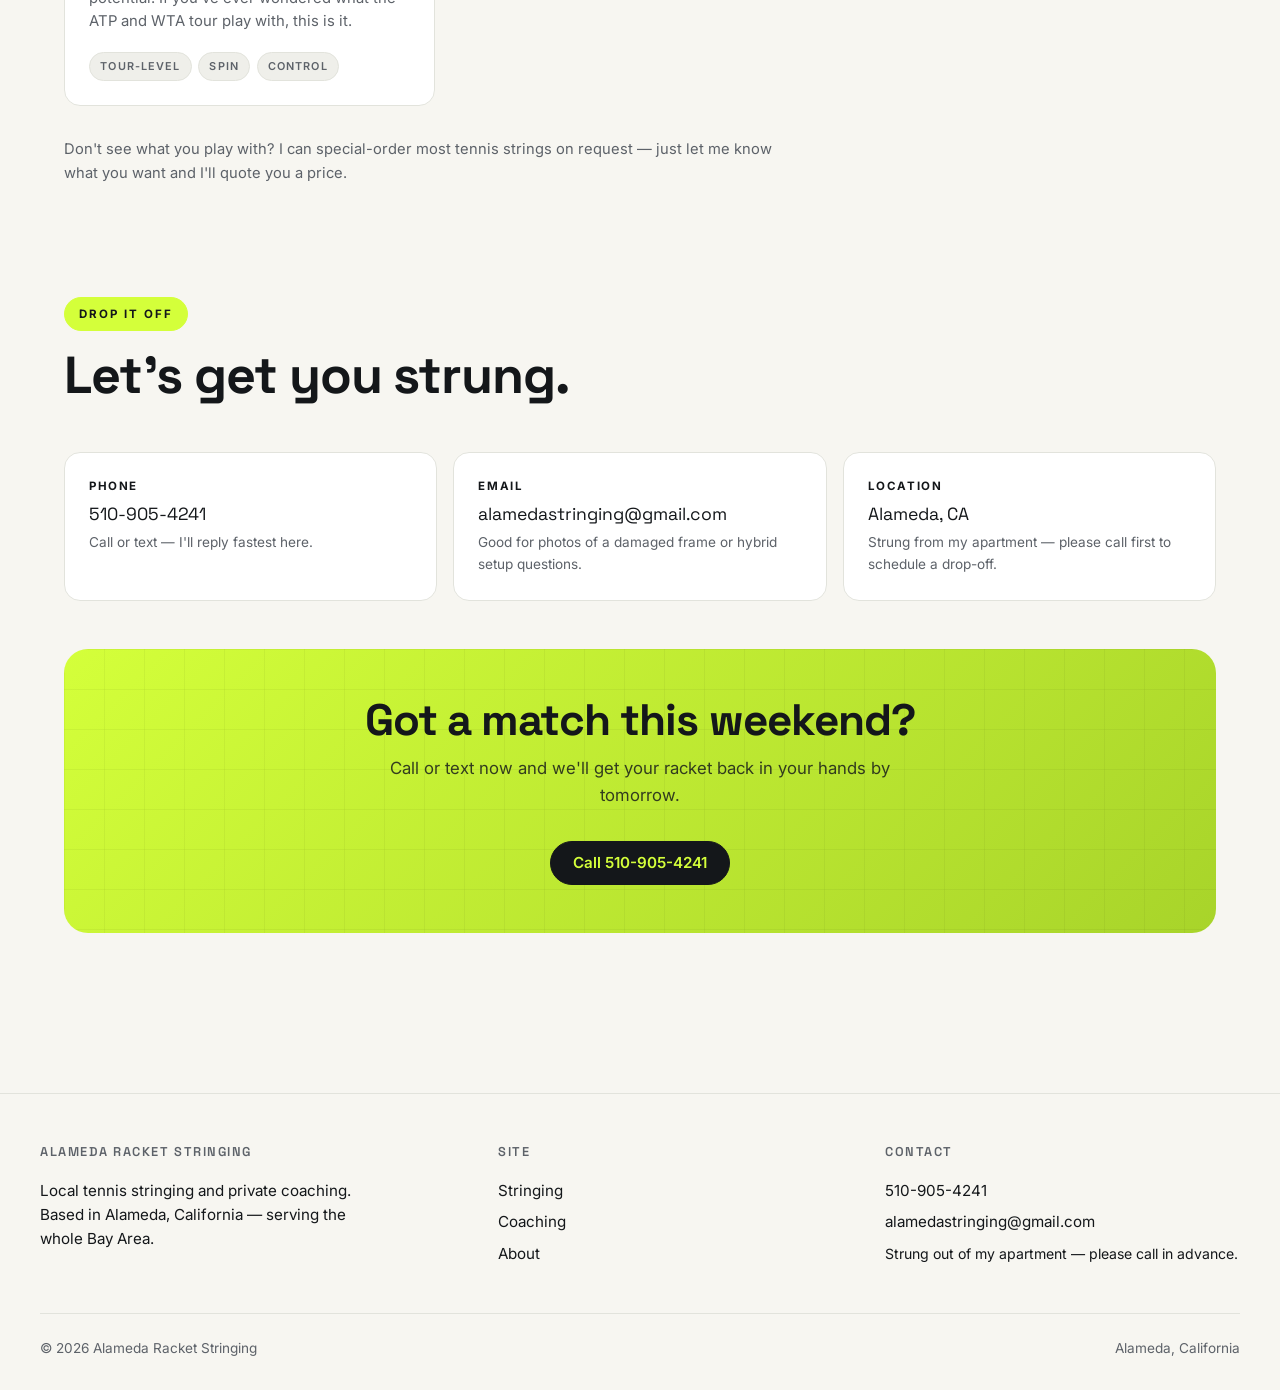
<file: stringing.html>
<!doctype html>
<html lang="en">
<head>
  <meta charset="utf-8">
  <meta name="viewport" content="width=device-width,initial-scale=1">
  <title>Stringing Services & Strings — Alameda Racket Stringing</title>
  <meta name="description" content="Tennis stringing in Alameda, CA. In-stock: Luxilon ALU Power, Babolat RPM Hurricane, Tourna, Kirschbaum, Golden Set. Fair prices, fast turnaround.">
  <link rel="preconnect" href="https://fonts.googleapis.com">
  <link rel="preconnect" href="https://fonts.gstatic.com" crossorigin>
  <link href="https://fonts.googleapis.com/css2?family=Inter:wght@400;500;600;700&family=Space+Grotesk:wght@500;600;700&display=swap" rel="stylesheet">
  <link rel="stylesheet" href="css/style.css">
</head>
<body>

  <!-- ======================== NAV ======================== -->
  <nav class="site-nav">
    <div class="nav-inner">
      <a href="index.html" class="logo"><span class="mark"></span>Alameda Racket Stringing</a>
      <ul class="nav-links">
        <li><a href="stringing.html" class="active">Stringing</a></li>
        <li><a href="coaching.html">Coaching</a></li>
        <li><a href="about.html">About</a></li>
        <li class="nav-cta"><a href="tel:+15109054241" class="btn btn-primary">Call 510-905-4241</a></li>
      </ul>
    </div>
  </nav>

  <!-- ======================== PAGE HEADER ======================== -->
  <header class="page-header">
    <div class="hero-bg">
      <div class="hero-glow"></div>
    </div>
    <span class="eyebrow">Stringing Services</span>
    <h1 style="margin-top:1rem;">The string makes<br>the racket.</h1>
    <p class="lede">Drop off your frame, pick your string (or bring your own), get it back the next day. I stock the strings that I've personally tried out and enjoyed hitting with.</p>
  </header>

  <!-- ======================== PROCESS ======================== -->
  <section>
    <div class="container">
      <div class="section-header">
        <span class="eyebrow">How it works</span>
        <h2 class="display">Three steps.<br>No hassle.</h2>
      </div>
      <div class="steps">
        <div class="step">
          <h4>Call or text first</h4>
          <p>Ring me at <a href="tel:+15109054241" style="color:var(--text);font-weight:600;box-shadow:inset 0 -0.18em 0 var(--accent);">510-905-4241</a> or email to schedule a drop-off. I string out of my apartment in Alameda, by appointment only.</p>
        </div>
        <div class="step">
          <h4>Pick your string</h4>
          <p>Don't know what you want? I'll ask a few questions about your game and suggest something. Need a full-bed or a hybrid? I do both.</p>
        </div>
        <div class="step">
          <h4>Play again tomorrow</h4>
          <p>Most rackets are back in your hands within 24 hours. If you need it expedited, we could probably work it out.</p>
        </div>
      </div>
    </div>
  </section>

  <!-- ======================== LABOR ======================== -->
  <section style="padding-top:0;">
    <div class="container">
      <div class="labor-banner">
        <p class="labor-text">
          <span class="labor-label">Labor</span>
          <span class="labor-amount">$20</span>
          <span class="labor-unit">per racket<br>to re-string</span>
        </p>
      </div>
    </div>
  </section>

  <!-- ======================== STRINGS CATALOG ======================== -->
  <section id="strings">
    <div class="container">
      <div class="section-header">
        <span class="eyebrow">In-stock strings</span>
        <h2 class="display">What I've got on the rack.</h2>
        <p>Prices shown are for the string only — add the $20 flat labor fee above for the full job. Edit <code>data/strings.json</code> to swap strings or update prices.</p>
      </div>

      <div id="string-grid" class="string-grid">
        <!-- rendered by js/strings.js -->
        <div class="feature-card" style="grid-column:1/-1;text-align:center;color:var(--text-muted);">Loading strings…</div>
      </div>

      <p class="muted mt-3" style="font-size:0.92rem;max-width:720px;">
        Don't see what you play with? I can special-order most tennis strings on request — just let me know what you want and I'll quote you a price.
      </p>
    </div>
  </section>

  <!-- ======================== CONTACT ======================== -->
  <section style="padding-top:2rem;">
    <div class="container">
      <div class="section-header">
        <span class="eyebrow">Drop it off</span>
        <h2 class="display">Let's get you strung.</h2>
      </div>

      <div class="contact-row">
        <div class="contact-card">
          <div class="label">Phone</div>
          <div class="value"><a href="tel:+15109054241">510-905-4241</a></div>
          <div class="note">Call or text — I'll reply fastest here.</div>
        </div>
        <div class="contact-card">
          <div class="label">Email</div>
          <div class="value"><a href="mailto:alamedastringing@gmail.com">alamedastringing@gmail.com</a></div>
          <div class="note">Good for photos of a damaged frame or hybrid setup questions.</div>
        </div>
        <div class="contact-card">
          <div class="label">Location</div>
          <div class="value">Alameda, CA</div>
          <div class="note">Strung from my apartment — please call first to schedule a drop-off.</div>
        </div>
      </div>

      <div class="cta-banner" style="margin-top:3rem;">
        <h2 class="display">Got a match this weekend?</h2>
        <p>Call or text now and we'll get your racket back in your hands by tomorrow.</p>
        <div class="btn-row" style="justify-content:center;">
          <a href="tel:+15109054241" class="btn btn-primary">Call 510-905-4241</a>
        </div>
      </div>
    </div>
  </section>

  <!-- ======================== FOOTER ======================== -->
  <footer class="site-footer">
    <div class="footer-inner">
      <div class="footer-col">
        <h4>Alameda Racket Stringing</h4>
        <p class="footer-tag">Local tennis stringing and private coaching. Based in Alameda, California — serving the whole Bay Area.</p>
      </div>
      <div class="footer-col">
        <h4>Site</h4>
        <a href="stringing.html">Stringing</a>
        <a href="coaching.html">Coaching</a>
        <a href="about.html">About</a>
      </div>
      <div class="footer-col">
        <h4>Contact</h4>
        <a href="tel:+15109054241">510-905-4241</a>
        <a href="mailto:alamedastringing@gmail.com">alamedastringing@gmail.com</a>
        <p class="muted" style="font-size:0.88rem;margin-top:0.5rem;">Strung out of my apartment — please call in advance.</p>
      </div>
    </div>
    <div class="footer-bottom">
      <span>© <span id="y"></span> Alameda Racket Stringing</span>
      <span>Alameda, California</span>
    </div>
  </footer>

  <script>document.getElementById('y').textContent = new Date().getFullYear();</script>
  <script src="js/strings.js"></script>
  <script src="js/parallax.js" defer></script>
</body>
</html>
</file>
<file: css/style.css>
/* ==========================================================================
   Alameda Racket Stringing — main stylesheet
   Bold & sporty: warm off-white canvas, charcoal ink, optic-yellow accent
   ========================================================================== */

:root {
  --bg: #F7F6F1;
  --surface: #FFFFFF;
  --surface-2: #EFEFEA;
  --border: #E2E3DC;
  --text: #14171A;
  --text-muted: #5D6269;
  --accent: #D4FF3A;
  --accent-hover: #C4F221;
  --accent-ink: #14171A;
  --radius-lg: 1rem;
  --radius-xl: 1.5rem;
  --max-w: 1200px;
}

* { box-sizing: border-box; margin: 0; padding: 0; }
html { scroll-behavior: smooth; }
img { max-width: 100%; display: block; }

body {
  font-family: 'Inter', -apple-system, BlinkMacSystemFont, 'Segoe UI', sans-serif;
  background: var(--bg);
  color: var(--text);
  line-height: 1.6;
  -webkit-font-smoothing: antialiased;
  text-rendering: optimizeLegibility;
}

.display {
  font-family: 'Space Grotesk', 'Inter', sans-serif;
  font-weight: 700;
  letter-spacing: -0.02em;
  line-height: 1.05;
}

a { color: inherit; text-decoration: none; }

/* ------- Layout ------- */
.container {
  max-width: var(--max-w);
  margin: 0 auto;
  padding: 0 1.5rem;
}

section { padding: 5rem 0; }

/* ------- Nav ------- */
.site-nav {
  position: sticky;
  top: 0;
  z-index: 50;
  backdrop-filter: saturate(140%) blur(14px);
  -webkit-backdrop-filter: saturate(140%) blur(14px);
  background: rgba(247, 246, 241, 0.82);
  border-bottom: 1px solid var(--border);
}

.nav-inner {
  max-width: var(--max-w);
  margin: 0 auto;
  padding: 1rem 1.5rem;
  display: flex;
  align-items: center;
  justify-content: space-between;
  gap: 1.5rem;
}

.logo {
  font-family: 'Space Grotesk', sans-serif;
  font-weight: 700;
  font-size: 1.05rem;
  letter-spacing: 0.01em;
  display: inline-flex;
  align-items: center;
  gap: 0.5rem;
}

.logo .mark {
  display: inline-block;
  width: 10px;
  height: 10px;
  border-radius: 999px;
  background: var(--accent);
  box-shadow: 0 0 14px rgba(212, 255, 58, 0.55);
}

.nav-links {
  display: flex;
  gap: 1.75rem;
  list-style: none;
  align-items: center;
}

.nav-links a {
  font-size: 0.92rem;
  color: var(--text-muted);
  font-weight: 500;
  transition: color 0.18s;
  position: relative;
}

.nav-links a:hover,
.nav-links a.active {
  color: var(--text);
}

.nav-links a.active::after {
  content: '';
  position: absolute;
  bottom: -6px;
  left: 0;
  right: 0;
  height: 2px;
  background: var(--accent);
  border-radius: 2px;
}

.nav-cta { margin-left: 0.25rem; }

/* ------- Buttons ------- */
.btn {
  display: inline-block;
  padding: 0.85rem 1.4rem;
  border-radius: 999px;
  font-weight: 600;
  font-size: 0.95rem;
  border: 1px solid var(--border);
  transition: transform 0.12s, background-color 0.2s, border-color 0.2s, color 0.2s;
  cursor: pointer;
  font-family: inherit;
  line-height: 1;
}

.btn:active { transform: translateY(1px); }

.btn-primary {
  background: var(--accent);
  color: var(--accent-ink);
  border-color: var(--accent);
}
.btn-primary:hover { background: var(--accent-hover); }

.btn-ghost {
  background: transparent;
  color: var(--text);
}
.btn-ghost:hover { border-color: var(--text); }

.btn-row {
  display: flex;
  flex-wrap: wrap;
  gap: 0.75rem;
  margin-top: 2rem;
}

/* ------- Hero ------- */
.hero {
  position: relative;
  padding: 6rem 1.5rem 5rem;
  max-width: var(--max-w);
  margin: 0 auto;
  overflow: hidden;
}

.hero-bg {
  position: absolute;
  inset: 0;
  z-index: -1;
  pointer-events: none;
  overflow: hidden;
}

.hero-glow {
  position: absolute;
  top: -20%;
  left: -10%;
  width: 70%;
  height: 120%;
  background: radial-gradient(ellipse at center, rgba(212, 255, 58, 0.28), transparent 65%);
  filter: blur(40px);
}

.hero-grid {
  position: absolute;
  inset: 0;
  background-image:
    linear-gradient(rgba(20,23,26,0.05) 1px, transparent 1px),
    linear-gradient(90deg, rgba(20,23,26,0.05) 1px, transparent 1px);
  background-size: 60px 60px;
  mask-image: linear-gradient(180deg, rgba(0,0,0,0.7), transparent 80%);
  -webkit-mask-image: linear-gradient(180deg, rgba(0,0,0,0.7), transparent 80%);
}

.hero h1 {
  font-size: clamp(2.75rem, 9vw, 6.5rem);
  margin-bottom: 1.5rem;
  max-width: 13ch;
  text-transform: uppercase;
}

.hero h1 .accent {
  background: var(--accent);
  color: var(--accent-ink);
  padding: 0 0.18em;
  box-decoration-break: clone;
  -webkit-box-decoration-break: clone;
  border-radius: 0.08em;
}

.hero .lede {
  font-size: clamp(1.05rem, 2vw, 1.25rem);
  max-width: 560px;
  color: var(--text-muted);
  line-height: 1.55;
}

.hero .kicker {
  display: inline-flex;
  align-items: center;
  gap: 0.6rem;
  color: var(--text);
  font-size: 0.8rem;
  letter-spacing: 0.18em;
  text-transform: uppercase;
  font-weight: 600;
  margin-bottom: 1.75rem;
}

.hero .kicker::before {
  content: '';
  width: 24px;
  height: 1px;
  background: var(--accent);
}

/* ------- Section headers ------- */
.section-header {
  margin-bottom: 3rem;
  max-width: 720px;
}

.eyebrow {
  display: inline-block;
  font-size: 0.72rem;
  letter-spacing: 0.18em;
  text-transform: uppercase;
  color: var(--accent-ink);
  background: var(--accent);
  margin-bottom: 1rem;
  padding: 0.4rem 0.85rem;
  border: 1px solid var(--accent);
  border-radius: 999px;
  font-weight: 700;
}

.section-header h2 {
  font-family: 'Space Grotesk', sans-serif;
  font-size: clamp(2rem, 5vw, 3.25rem);
  font-weight: 700;
  letter-spacing: -0.02em;
  line-height: 1.1;
  margin-bottom: 0.75rem;
}

.section-header p {
  color: var(--text-muted);
  font-size: 1.05rem;
}

/* ------- Feature cards ------- */
.feature-grid {
  display: grid;
  grid-template-columns: repeat(auto-fit, minmax(280px, 1fr));
  gap: 1.25rem;
}

.feature-card {
  background: var(--surface);
  border: 1px solid var(--border);
  border-radius: var(--radius-lg);
  padding: 2rem;
  transition: transform 0.2s, border-color 0.2s, background 0.2s;
  position: relative;
  overflow: hidden;
}

.feature-card:hover {
  border-color: rgba(212, 255, 58, 0.45);
  transform: translateY(-3px);
}

.feature-card .icon {
  width: 44px;
  height: 44px;
  border-radius: 12px;
  background: rgba(212, 255, 58, 0.12);
  color: var(--accent);
  display: flex;
  align-items: center;
  justify-content: center;
  margin-bottom: 1.25rem;
}

.feature-card h3 {
  font-family: 'Space Grotesk', sans-serif;
  font-size: 1.25rem;
  font-weight: 700;
  margin-bottom: 0.5rem;
}

.feature-card p { color: var(--text-muted); font-size: 0.97rem; }

/* ------- Split layout ------- */
.split {
  display: grid;
  grid-template-columns: 1.15fr 1fr;
  gap: 3.5rem;
  align-items: center;
}

/* ------- String grid ------- */
.string-grid {
  display: grid;
  grid-template-columns: repeat(auto-fit, minmax(290px, 1fr));
  gap: 1.25rem;
}

.string-card {
  background: var(--surface);
  border: 1px solid var(--border);
  border-radius: var(--radius-lg);
  overflow: hidden;
  display: flex;
  flex-direction: column;
  transition: transform 0.2s, border-color 0.2s;
  position: relative;
}

.string-card:hover {
  transform: translateY(-4px);
  border-color: rgba(212, 255, 58, 0.45);
}

.string-visual {
  aspect-ratio: 16 / 9;
  position: relative;
  overflow: hidden;
  background: var(--surface-2);
}

.string-visual img {
  width: 100%;
  height: 100%;
  object-fit: cover;
}

.string-visual .strand {
  position: absolute;
  inset: 0;
  display: flex;
  align-items: center;
  justify-content: center;
}

/* painted string swatch: diagonal textured band + highlight */
.string-visual .strand::before {
  content: '';
  position: absolute;
  inset: -10% -10%;
  background:
    repeating-linear-gradient(
      -52deg,
      transparent 0,
      transparent 9px,
      rgba(0,0,0,0.22) 9px,
      rgba(0,0,0,0.22) 10px
    ),
    linear-gradient(135deg, var(--c1, #444) 0%, var(--c2, #222) 100%);
  transform: rotate(-5deg);
}

.string-visual .strand::after {
  content: '';
  position: absolute;
  inset: 0;
  background:
    radial-gradient(ellipse at 30% 20%, rgba(255,255,255,0.22), transparent 55%),
    linear-gradient(180deg, transparent 55%, rgba(0,0,0,0.35) 100%);
}

.string-visual .brand-stamp {
  position: absolute;
  bottom: 0.9rem;
  left: 0.9rem;
  background: rgba(10, 10, 12, 0.75);
  backdrop-filter: blur(6px);
  border: 1px solid rgba(255,255,255,0.08);
  padding: 0.35rem 0.65rem;
  border-radius: 999px;
  font-size: 0.7rem;
  font-family: 'Space Grotesk', sans-serif;
  font-weight: 600;
  letter-spacing: 0.08em;
  text-transform: uppercase;
  z-index: 2;
  color: #F5F5F7;
}

.string-body {
  padding: 1.5rem;
  flex: 1;
  display: flex;
  flex-direction: column;
  gap: 0.8rem;
}

.string-top {
  display: flex;
  align-items: flex-start;
  justify-content: space-between;
  gap: 1rem;
}

.string-name {
  font-family: 'Space Grotesk', sans-serif;
  font-size: 1.1rem;
  font-weight: 700;
  line-height: 1.25;
}

.string-gauge {
  font-size: 0.78rem;
  color: var(--text-muted);
  margin-top: 0.35rem;
  letter-spacing: 0.04em;
}

.string-price {
  font-family: 'Space Grotesk', sans-serif;
  font-size: 1.6rem;
  font-weight: 700;
  color: var(--text);
  white-space: nowrap;
  line-height: 1;
}

.string-price .per {
  font-size: 0.7rem;
  color: var(--text-muted);
  display: block;
  font-weight: 500;
  letter-spacing: 0.08em;
  text-transform: uppercase;
  margin-top: 0.25rem;
}

.string-desc {
  color: var(--text-muted);
  font-size: 0.93rem;
  line-height: 1.55;
}

.string-tags {
  display: flex;
  gap: 0.4rem;
  flex-wrap: wrap;
  margin-top: auto;
  padding-top: 0.4rem;
}

.tag {
  font-size: 0.68rem;
  text-transform: uppercase;
  letter-spacing: 0.1em;
  font-weight: 600;
  padding: 0.3rem 0.65rem;
  border-radius: 999px;
  background: var(--surface-2);
  border: 1px solid var(--border);
  color: var(--text-muted);
}

/* ------- CTA banner ------- */
.cta-banner {
  background: linear-gradient(135deg, var(--accent), #a8d42a);
  color: var(--accent-ink);
  border-radius: var(--radius-xl);
  padding: 3rem 2.5rem;
  margin: 5rem 0 0;
  text-align: center;
  position: relative;
  overflow: hidden;
}

.cta-banner::before {
  content: '';
  position: absolute;
  inset: 0;
  background-image:
    linear-gradient(rgba(0,0,0,0.08) 1px, transparent 1px),
    linear-gradient(90deg, rgba(0,0,0,0.08) 1px, transparent 1px);
  background-size: 40px 40px;
  opacity: 0.5;
}

.cta-banner > * { position: relative; z-index: 1; }

.cta-banner h2 {
  font-family: 'Space Grotesk', sans-serif;
  font-size: clamp(1.75rem, 4vw, 2.75rem);
  margin-bottom: 0.75rem;
  letter-spacing: -0.02em;
}

.cta-banner p {
  margin-bottom: 1.75rem;
  font-size: 1.05rem;
  opacity: 0.82;
  max-width: 560px;
  margin-left: auto;
  margin-right: auto;
}

.cta-banner .btn-primary {
  background: var(--accent-ink);
  color: var(--accent);
  border-color: var(--accent-ink);
}
.cta-banner .btn-primary:hover { background: #2a2d33; }

/* ------- Contact row ------- */
.contact-row {
  display: grid;
  grid-template-columns: repeat(auto-fit, minmax(220px, 1fr));
  gap: 1rem;
  margin-top: 2rem;
}

.contact-card {
  padding: 1.5rem;
  border: 1px solid var(--border);
  border-radius: var(--radius-lg);
  background: var(--surface);
  transition: border-color 0.2s, transform 0.2s;
}

.contact-card:hover { border-color: rgba(212,255,58,0.4); transform: translateY(-2px); }

.contact-card .label {
  font-size: 0.72rem;
  letter-spacing: 0.14em;
  text-transform: uppercase;
  color: var(--text);
  margin-bottom: 0.5rem;
  font-weight: 700;
}

.contact-card .value {
  font-family: 'Space Grotesk', sans-serif;
  font-size: 1.1rem;
  color: var(--text);
  line-height: 1.3;
  word-break: break-word;
}

.contact-card .value a { color: var(--text); }
.contact-card .value a:hover { color: var(--accent); }

.contact-card .note {
  color: var(--text-muted);
  font-size: 0.85rem;
  margin-top: 0.4rem;
}

/* ------- Footer ------- */
.site-footer {
  border-top: 1px solid var(--border);
  padding: 3rem 1.5rem 2rem;
  margin-top: 5rem;
  background: var(--bg);
}

.footer-inner {
  max-width: var(--max-w);
  margin: 0 auto;
  display: grid;
  grid-template-columns: 1.2fr 1fr 1fr;
  gap: 2rem;
}

.footer-col h4 {
  font-family: 'Space Grotesk', sans-serif;
  font-size: 0.8rem;
  text-transform: uppercase;
  letter-spacing: 0.12em;
  color: var(--text-muted);
  margin-bottom: 1rem;
  font-weight: 600;
}

.footer-col a,
.footer-col p {
  color: var(--text);
  font-size: 0.95rem;
  display: block;
  margin-bottom: 0.45rem;
}

.footer-col a:hover { color: var(--accent); }

.footer-tag {
  color: var(--text-muted);
  font-size: 0.92rem;
  max-width: 340px;
  margin-top: 0.75rem;
}

.footer-bottom {
  max-width: var(--max-w);
  margin: 2.5rem auto 0;
  padding-top: 1.5rem;
  border-top: 1px solid var(--border);
  color: var(--text-muted);
  font-size: 0.85rem;
  display: flex;
  justify-content: space-between;
  flex-wrap: wrap;
  gap: 1rem;
}

/* ------- Page header (interior pages) ------- */
.page-header {
  padding: 5rem 1.5rem 3.5rem;
  max-width: var(--max-w);
  margin: 0 auto;
  position: relative;
  border-bottom: 1px solid var(--border);
  overflow: hidden;
}

.page-header .hero-glow { opacity: 0.6; }

.page-header h1 {
  font-family: 'Space Grotesk', sans-serif;
  font-weight: 700;
  font-size: clamp(2.5rem, 7vw, 4.5rem);
  letter-spacing: -0.02em;
  text-transform: uppercase;
  line-height: 1.05;
}

.page-header .lede {
  color: var(--text-muted);
  font-size: 1.1rem;
  max-width: 640px;
  margin-top: 1.25rem;
  line-height: 1.55;
}

/* ------- Prose (About page) ------- */
.prose {
  max-width: 720px;
  font-size: 1.06rem;
  line-height: 1.8;
  color: var(--text);
}
.prose p { margin-bottom: 1.25rem; }
.prose p.lede { font-size: 1.25rem; color: var(--text); font-weight: 500; }
.prose strong { color: var(--text); font-weight: 600; }

/* ------- Stats ------- */
.stat-grid {
  display: grid;
  grid-template-columns: repeat(auto-fit, minmax(160px, 1fr));
  gap: 1rem;
  margin: 2.5rem 0 0;
}

.stat {
  padding: 1.5rem;
  background: var(--surface);
  border: 1px solid var(--border);
  border-radius: var(--radius-lg);
}

.stat .n {
  font-family: 'Space Grotesk', sans-serif;
  font-size: 2.5rem;
  font-weight: 700;
  color: var(--text);
  line-height: 1;
  letter-spacing: -0.02em;
  display: inline-block;
  box-shadow: inset 0 -0.28em 0 var(--accent);
  padding: 0 0.1em;
}

.stat .l {
  color: var(--text-muted);
  font-size: 0.88rem;
  margin-top: 0.6rem;
  letter-spacing: 0.04em;
}

/* ------- Coaching / Pricing card ------- */
.pricing-card {
  background: linear-gradient(160deg, var(--surface-2), var(--surface));
  border: 1px solid var(--border);
  border-radius: var(--radius-xl);
  padding: 2.5rem;
  position: relative;
  overflow: hidden;
}

.pricing-card::after {
  content: '';
  position: absolute;
  top: -40%;
  right: -20%;
  width: 70%;
  height: 140%;
  background: radial-gradient(ellipse at center, rgba(212,255,58,0.14), transparent 60%);
  filter: blur(30px);
  pointer-events: none;
}

.pricing-card > * { position: relative; z-index: 1; }

.pricing-card .eyebrow { margin-bottom: 1.25rem; }

.pricing-card .rate {
  font-family: 'Space Grotesk', sans-serif;
  font-size: 4rem;
  font-weight: 700;
  line-height: 1;
  margin-bottom: 0.5rem;
  letter-spacing: -0.03em;
}

.pricing-card .rate .unit {
  font-size: 1.2rem;
  color: var(--text-muted);
  font-weight: 500;
}

.pricing-card ul {
  list-style: none;
  margin: 1.5rem 0 2rem;
}

.pricing-card li {
  padding: 0.75rem 0;
  border-bottom: 1px solid var(--border);
  display: flex;
  align-items: flex-start;
  gap: 0.85rem;
  color: var(--text);
  font-size: 0.98rem;
}

.pricing-card li:last-child { border-bottom: 0; }

.pricing-card li::before {
  content: '';
  flex-shrink: 0;
  margin-top: 0.55rem;
  width: 6px;
  height: 6px;
  background: var(--accent);
  border-radius: 999px;
  box-shadow: 0 0 10px rgba(212,255,58,0.5);
}

/* ------- Services list (stringing page) ------- */
.service-list {
  list-style: none;
  display: grid;
  gap: 0.8rem;
}

.service-list li {
  display: flex;
  justify-content: space-between;
  padding: 1.1rem 1.4rem;
  background: var(--surface);
  border: 1px solid var(--border);
  border-radius: 0.85rem;
  align-items: center;
  gap: 1rem;
  transition: border-color 0.2s;
}

.service-list li:hover { border-color: rgba(212,255,58,0.45); }

.service-list .svc-name {
  font-family: 'Space Grotesk', sans-serif;
  font-weight: 600;
  font-size: 1.02rem;
}

.service-list .svc-desc {
  display: block;
  color: var(--text-muted);
  font-size: 0.88rem;
  margin-top: 0.2rem;
  font-family: 'Inter', sans-serif;
  font-weight: 400;
}

.service-list .svc-price {
  font-family: 'Space Grotesk', sans-serif;
  font-weight: 700;
  color: var(--text);
  font-size: 1.15rem;
  white-space: nowrap;
}

/* ------- Process steps ------- */
.steps {
  display: grid;
  grid-template-columns: repeat(auto-fit, minmax(220px, 1fr));
  gap: 1.5rem;
  counter-reset: step;
}

.step {
  padding: 1.75rem;
  background: var(--surface);
  border: 1px solid var(--border);
  border-radius: var(--radius-lg);
  position: relative;
}

.step::before {
  counter-increment: step;
  content: counter(step, decimal-leading-zero);
  font-family: 'Space Grotesk', sans-serif;
  color: var(--text);
  font-size: 0.75rem;
  letter-spacing: 0.15em;
  font-weight: 700;
  display: inline-block;
  margin-bottom: 0.9rem;
  padding-bottom: 0.25rem;
  border-bottom: 3px solid var(--accent);
}

.step h4 {
  font-family: 'Space Grotesk', sans-serif;
  font-size: 1.1rem;
  margin-bottom: 0.5rem;
  font-weight: 700;
}

.step p { color: var(--text-muted); font-size: 0.93rem; }

/* ------- Tennis ball bouncer (decorative, home hero) ------- */
.hero-illus {
  position: absolute;
  right: -60px;
  bottom: -60px;
  width: 280px;
  height: 280px;
  border-radius: 50%;
  background: radial-gradient(circle at 30% 30%, #E5FF4A, #93B21A 70%, #4f5e0e);
  box-shadow:
    0 40px 80px -20px rgba(212,255,58,0.35),
    inset -20px -40px 60px rgba(0,0,0,0.25);
  z-index: -1;
  opacity: 0.55;
}
.hero-illus::before,
.hero-illus::after {
  content: '';
  position: absolute;
  inset: 0;
  border-radius: 50%;
  border: 2px dashed rgba(255,255,255,0.4);
  transform: rotate(25deg) scale(0.88);
}
.hero-illus::after { transform: rotate(-25deg) scale(0.88); border-style: solid; opacity: 0.2; }

/* ------- Responsive ------- */
@media (max-width: 860px) {
  .split { grid-template-columns: 1fr; gap: 2rem; }
  .footer-inner { grid-template-columns: 1fr 1fr; }
  .hero-illus { width: 200px; height: 200px; right: -80px; }
}

@media (max-width: 620px) {
  .nav-links { gap: 1rem; }
  .nav-links a { font-size: 0.85rem; }
  .nav-cta { display: none; }
  section { padding: 3.5rem 0; }
  .hero { padding: 3.5rem 1.5rem 3rem; }
  .footer-inner { grid-template-columns: 1fr; }
  .pricing-card { padding: 1.75rem; }
  .cta-banner { padding: 2.25rem 1.5rem; }
  .page-header { padding: 3.5rem 1.5rem 2.5rem; }
}

/* ------- Parallax band (full-bleed) -------
   Classic parallax: the background is fixed to the viewport while the
   content scrolls over it. Swap background-image for a real photo
   (e.g. url('../images/court-aerial.jpg')) when you have one.
   ------------------------------------------ */
.parallax-band {
  position: relative;
  min-height: 70vh;
  display: flex;
  align-items: center;
  justify-content: center;
  padding: 6rem 1.5rem;
  margin: 5rem 0;
  color: #F5F5F7;
  overflow: hidden;
  isolation: isolate;

  background-color: #15181B;
  background-image:
    radial-gradient(ellipse at 25% 40%, rgba(212,255,58,0.28), transparent 55%),
    radial-gradient(ellipse at 80% 70%, rgba(212,255,58,0.12), transparent 50%);
  background-size: cover;
  background-position: center;
  background-repeat: no-repeat;
  background-attachment: fixed;
}

/* Faint court-line pattern, sits on top of the fixed bg so it moves with the section */
.parallax-band::before {
  content: '';
  position: absolute;
  inset: 0;
  background-image:
    linear-gradient(rgba(255,255,255,0.06) 1px, transparent 1px),
    linear-gradient(90deg, rgba(255,255,255,0.06) 1px, transparent 1px);
  background-size: 80px 80px;
  mask-image: radial-gradient(ellipse at center, #000 30%, transparent 75%);
  -webkit-mask-image: radial-gradient(ellipse at center, #000 30%, transparent 75%);
  z-index: -1;
  pointer-events: none;
}

.parallax-band-inner {
  max-width: 780px;
  text-align: center;
  position: relative;
}

.parallax-kicker {
  display: inline-block;
  color: var(--accent-ink);
  background: var(--accent);
  font-size: 0.72rem;
  letter-spacing: 0.2em;
  font-weight: 700;
  text-transform: uppercase;
  padding: 0.4rem 0.85rem;
  border-radius: 999px;
  margin-bottom: 1.75rem;
}

.parallax-quote {
  font-family: 'Space Grotesk', sans-serif;
  font-weight: 700;
  letter-spacing: -0.02em;
  font-size: clamp(1.75rem, 4.5vw, 3rem);
  line-height: 1.2;
  margin-bottom: 1.5rem;
}

.parallax-quote em {
  color: var(--accent);
  font-style: normal;
}

.parallax-attr {
  color: rgba(245,245,247,0.65);
  font-size: 0.95rem;
  letter-spacing: 0.02em;
}

/* iOS / mobile: fixed backgrounds cause jank and bugs — fall back to static */
@media (max-width: 820px), (hover: none) and (pointer: coarse) {
  .parallax-band {
    background-attachment: scroll;
    min-height: 55vh;
    padding: 4.5rem 1.25rem;
  }
}

@media (prefers-reduced-motion: reduce) {
  .parallax-band { background-attachment: scroll; }
}

/* ------- Labor banner (stringing page) ------- */
.labor-banner {
  background: linear-gradient(135deg, var(--accent), #a8d42a);
  color: var(--accent-ink);
  border-radius: var(--radius-xl);
  padding: 3.25rem 2.5rem;
  text-align: center;
  position: relative;
  overflow: hidden;
  max-width: 820px;
  margin: 0 auto;
}

.labor-banner::before {
  content: '';
  position: absolute;
  inset: 0;
  background-image:
    linear-gradient(rgba(0,0,0,0.07) 1px, transparent 1px),
    linear-gradient(90deg, rgba(0,0,0,0.07) 1px, transparent 1px);
  background-size: 40px 40px;
  pointer-events: none;
}

.labor-banner .labor-text {
  position: relative;
  display: flex;
  align-items: center;
  justify-content: center;
  gap: 1.1rem;
  flex-wrap: wrap;
  font-family: 'Space Grotesk', sans-serif;
  line-height: 1;
  margin: 0;
}

.labor-banner .labor-label {
  font-size: 0.8rem;
  letter-spacing: 0.22em;
  text-transform: uppercase;
  font-weight: 700;
  padding: 0.5rem 0.95rem;
  background: var(--accent-ink);
  color: var(--accent);
  border-radius: 999px;
}

.labor-banner .labor-amount {
  font-size: clamp(4.5rem, 14vw, 9rem);
  font-weight: 700;
  letter-spacing: -0.04em;
}

.labor-banner .labor-unit {
  font-size: clamp(1.05rem, 2vw, 1.5rem);
  font-weight: 600;
  text-align: left;
  line-height: 1.15;
}

@media (max-width: 620px) {
  .labor-banner { padding: 2.5rem 1.25rem; }
  .labor-banner .labor-text { gap: 0.6rem; }
}

/* ------- Tiny utilities ------- */
.mt-1 { margin-top: 0.5rem; }
.mt-2 { margin-top: 1rem; }
.mt-3 { margin-top: 2rem; }
.muted { color: var(--text-muted); }
</file>
